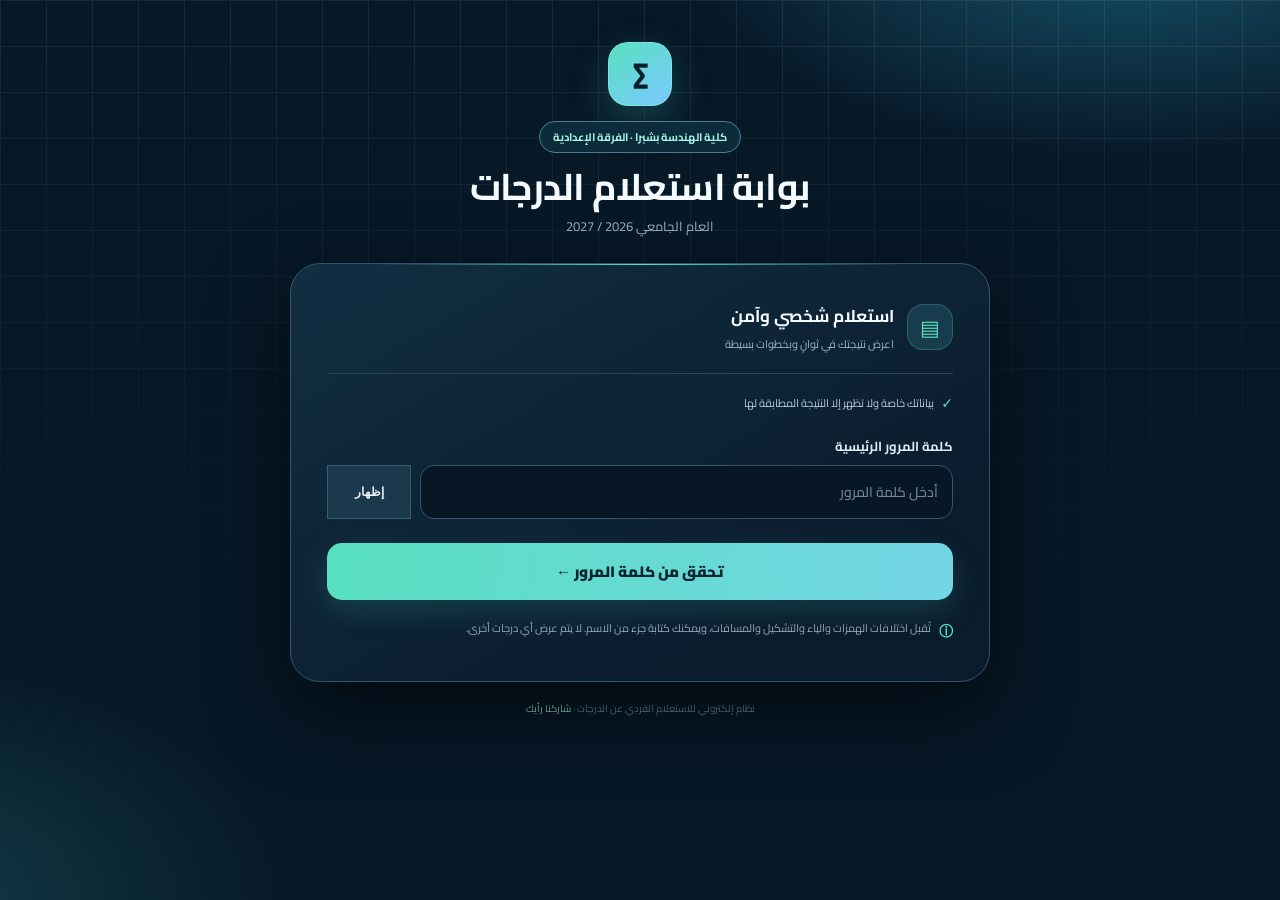
<file: index.html>
<!doctype html>
<html lang="ar" dir="rtl">
<head>
  <meta charset="utf-8">
  <meta name="viewport" content="width=device-width, initial-scale=1">
  <meta name="theme-color" content="#081a2b">
  <meta name="description" content="بوابة آمنة للاستعلام عن درجة Semester Work للطلاب">
  <title>بوابة استعلام الدرجات</title>
  <link rel="preconnect" href="https://fonts.googleapis.com">
  <link rel="preconnect" href="https://fonts.gstatic.com" crossorigin>
  <link href="https://fonts.googleapis.com/css2?family=Cairo:wght@400;500;600;700;800;900&display=swap" rel="stylesheet">
  <style>
    :root{--bg:#071827;--panel:#10283a;--panel-2:#0c2031;--line:#25465b;--text:#f6fbff;--muted:#9eb5c7;--accent:#58e0c0;--accent-2:#7bc9ff;--danger:#ffb8c1;--danger-bg:#48222f}
    *{box-sizing:border-box}html{min-height:100%;background:var(--bg)}body{margin:0;min-height:100vh;font-family:Cairo,system-ui,sans-serif;color:var(--text);background:radial-gradient(700px 360px at 88% -8%,#17546d 0%,transparent 65%),radial-gradient(650px 400px at -8% 100%,#123d47 0%,transparent 62%),var(--bg)}
    body:before{content:"";position:fixed;inset:0;pointer-events:none;opacity:.22;background-image:linear-gradient(#fff 1px,transparent 1px),linear-gradient(90deg,#fff 1px,transparent 1px);background-size:46px 46px;mask-image:linear-gradient(to bottom,rgba(0,0,0,.35),transparent 70%)}
    .shell{position:relative;width:min(100% - 32px,700px);margin:auto;padding:42px 0 30px}.brand{text-align:center;margin-bottom:25px}.mark{width:64px;height:64px;margin:auto;display:grid;place-items:center;border:1px solid #8df3df80;border-radius:20px;background:linear-gradient(145deg,var(--accent),var(--accent-2));color:#06212d;font-size:27px;font-weight:900;box-shadow:0 14px 42px #45dbc23b}.eyebrow{display:inline-flex;margin-top:15px;padding:5px 13px;border:1px solid #4a7e8b;border-radius:999px;background:#0c2c3b;color:#aaf4e4;font-size:11px;font-weight:700}.brand h1{margin:11px 0 4px;font-size:clamp(25px,5vw,37px);line-height:1.25;letter-spacing:-.8px}.brand p{margin:0;color:var(--muted);font-size:13px}
    .card{position:relative;overflow:hidden;padding:clamp(23px,5vw,36px);border:1px solid #31566c;border-radius:30px;background:linear-gradient(150deg,#122f44f5,#0b1d2df7 78%);box-shadow:0 28px 80px #0009}.card:before{content:"";position:absolute;top:0;right:12%;left:12%;height:1px;background:linear-gradient(90deg,transparent,var(--accent),transparent)}.card-title{display:flex;align-items:center;gap:13px;padding-bottom:19px;border-bottom:1px solid #27445a}.card-icon{width:46px;height:46px;display:grid;place-items:center;border:1px solid #57cdbd44;border-radius:16px;background:#173c4d;color:var(--accent);font-size:21px}.card-title strong{display:block;font-size:17px}.card-title span{display:block;margin-top:2px;color:var(--muted);font-size:11px}.secure-note{display:flex;gap:7px;align-items:center;margin:16px 0 2px;color:#b9ccda;font-size:11px}.secure-note b{color:var(--accent);font-size:14px}label{display:block;margin:18px 0 7px;color:#dfebf3;font-size:13px;font-weight:700}input,select{width:100%;padding:13px 14px;border:1px solid #35576d;border-radius:14px;background:#071725;color:var(--text);font:500 14px Cairo;outline:0;transition:border-color .2s,box-shadow .2s,transform .2s}input::placeholder{color:#71889b}input:focus,select:focus{border-color:var(--accent);box-shadow:0 0 0 4px #58e0c01c;transform:translateY(-1px)}.password-row{display:flex;gap:9px}.password-row input{flex:1;min-width:0}.toggle{width:auto;min-width:84px!important;border:1px solid #3a5b70!important;background:#1c384d!important;color:#e6f2f8!important;font-size:12px!important;font-weight:700!important}.fields{animation:rise .28s ease both}.hidden{display:none!important}.primary{width:100%;margin-top:24px;padding:14px;border:0;border-radius:15px;background:linear-gradient(100deg,var(--accent),#73d5e5);color:#06242d;font:900 15px Cairo;cursor:pointer;box-shadow:0 11px 30px #42cfb62b;transition:transform .2s,filter .2s}.primary:hover{transform:translateY(-2px);filter:brightness(1.06)}.primary:disabled{opacity:.62;cursor:wait;transform:none}.error,.success{margin-top:16px;padding:11px 14px;border-radius:13px;font-size:12px;line-height:1.8}.error{color:var(--danger);background:var(--danger-bg);border:1px solid #a7485c}.success{color:#b5f8e5;background:#123c39;border:1px solid #31937f}.result{display:none;margin-top:20px;padding:21px;border:1px solid #2d9d8b;border-radius:21px;text-align:center;background:linear-gradient(145deg,#103a3c,#102a35);animation:rise .3s ease both}.result-mark{width:38px;height:38px;margin:0 auto 8px;display:grid;place-items:center;border-radius:50%;background:#1d675d;color:#9ff5db;font-weight:900}.student{margin-top:3px;color:#c0d5da;font-size:13px}.score{margin:18px auto 0;padding:14px;border-radius:15px;background:#09292f;border:1px solid #287466}.score small{display:block;color:#a7ddd3;font-size:11px}.score strong{display:block;color:#6df0cf;font-size:30px;line-height:1.45}.hint{display:flex;gap:8px;margin:18px 0 0;color:#91a9ba;font-size:11px;line-height:1.9}.hint b{color:var(--accent);font-size:14px}.footer{margin:17px 0 0;color:#688096;font-size:10px;text-align:center}.footer a{color:#8ed9d2;text-decoration:none}.footer a:hover{text-decoration:underline}@keyframes rise{from{opacity:0;transform:translateY(7px)}to{opacity:1;transform:none}}@media(max-width:430px){.shell{width:min(100% - 22px,700px);padding-top:25px}.card{padding:21px;border-radius:23px}.password-row{display:block}.toggle{width:100%;height:43px;margin-top:8px}}
  </style>
</head>
<body>
  <main class="shell">
    <header class="brand"><div class="mark">∑</div><span class="eyebrow">كلية الهندسة بشبرا · الفرقة الإعدادية</span><h1>بوابة استعلام الدرجات</h1><p>العام الجامعي 2026 / 2027</p></header>
    <section class="card">
      <div class="card-title"><div class="card-icon">▤</div><div><strong>استعلام شخصي وآمن</strong><span>اعرض نتيجتك في ثوانٍ وبخطوات بسيطة</span></div></div>
      <div class="secure-note"><b>✓</b><span>بياناتك خاصة ولا تظهر إلا النتيجة المطابقة لها</span></div>
      <form id="form" novalidate>
        <label for="password">كلمة المرور الرئيسية</label>
        <div class="password-row"><input id="password" type="password" autocomplete="off" placeholder="أدخل كلمة المرور" required><button class="toggle" id="toggle" type="button">إظهار</button></div>
        <div id="fields" class="fields hidden">
          <label for="section">رقم السكشن</label><select id="section" required><option value="">اختر السكشن</option></select>
          <label for="serial">الرقم المسلسل</label><input id="serial" type="number" min="1" inputmode="numeric" placeholder="الرقم الموجود أمام اسمك" required>
          <label for="name">اسم الطالب أو جزء من الاسم</label><input id="name" autocomplete="name" placeholder="مثال: احمد محمد ابراهيم" required>
        </div>
        <button id="submit" class="primary" type="submit">تحقق من كلمة المرور ←</button>
      </form>
      <div id="message" aria-live="polite"></div>
      <div id="result" class="result" aria-live="polite"><div class="result-mark">✓</div><strong>تم العثور على نتيجتك</strong><div class="student" id="student"></div><div class="score"><small>Semester Work</small><strong id="work"></strong><small>من 10 درجات</small></div></div>
      <p class="hint"><b>ⓘ</b><span>تُقبل اختلافات الهمزات والياء والتشكيل والمسافات، ويمكنك كتابة جزء من الاسم. لا يتم عرض أي درجات أخرى.</span></p>
    </section>
    <p class="footer">نظام إلكتروني للاستعلام الفردي عن الدرجات · <a href="feedback.html">شاركنا رأيك</a></p>
  </main>
  <script>
    const API='https://zyswxsopfkcznpbtabnh.supabase.co/functions/v1/student-result';
    const form=document.querySelector('#form'), fields=document.querySelector('#fields'), password=document.querySelector('#password'), message=document.querySelector('#message'), result=document.querySelector('#result'), submit=document.querySelector('#submit');
    const studentInputs=[...fields.querySelectorAll('input,select')]; studentInputs.forEach(input=>input.disabled=true);
    for(let i=1;i<=30;i++){const o=document.createElement('option');o.value=i;o.textContent=`سكشن ${i}`;document.querySelector('#section').append(o)}
    document.querySelector('#toggle').addEventListener('click',()=>{const show=password.type==='password';password.type=show?'text':'password';document.querySelector('#toggle').textContent=show?'إخفاء':'إظهار'});
    function showMessage(text,type='error'){message.className=type;message.textContent=text}
    async function call(payload){const r=await fetch(API,{method:'POST',headers:{'Content-Type':'application/json'},body:JSON.stringify(payload)});let d={};try{d=await r.json()}catch{}if(!r.ok)throw new Error(d.error||'تعذر إتمام التحقق حالياً.');return d}
    form.addEventListener('submit',async e=>{e.preventDefault();message.className='';message.textContent='';result.style.display='none';
      submit.disabled=true;submit.textContent='جارٍ التحقق...';
      if(fields.classList.contains('hidden')){
        try{await call({action:'verify_password',password:password.value});fields.classList.remove('hidden');studentInputs.forEach(input=>input.disabled=false);submit.textContent='استعلام عن الدرجة ←';document.querySelector('#section').focus();showMessage('تم التحقق. أدخل بياناتك لإظهار النتيجة.','success');}
        catch(err){showMessage(err.message);submit.textContent='تحقق من كلمة المرور ←';}
        finally{submit.disabled=false}
        return;
      }
      try{const name=document.querySelector('#name').value.trim(),section=document.querySelector('#section').value,serial=document.querySelector('#serial').value;if(name.length<2||!section||!serial||Number(serial)<1)throw new Error('أكمل الاسم والسكشن والرقم المسلسل بشكل صحيح.');
        const d=await call({password:password.value,name,section:Number(section),serial:Number(serial)});document.querySelector('#student').textContent=d.name;document.querySelector('#work').textContent=`${d.work}/10`;result.style.display='block';showMessage('تم التحقق من البيانات بنجاح.','success');
      }catch(err){showMessage(err.message)}finally{submit.disabled=false;if(fields.classList.contains('hidden'))submit.textContent='تحقق من كلمة المرور ←';else submit.textContent='استعلام عن الدرجة ←'}});
  </script>
</body>
</html>
</file>
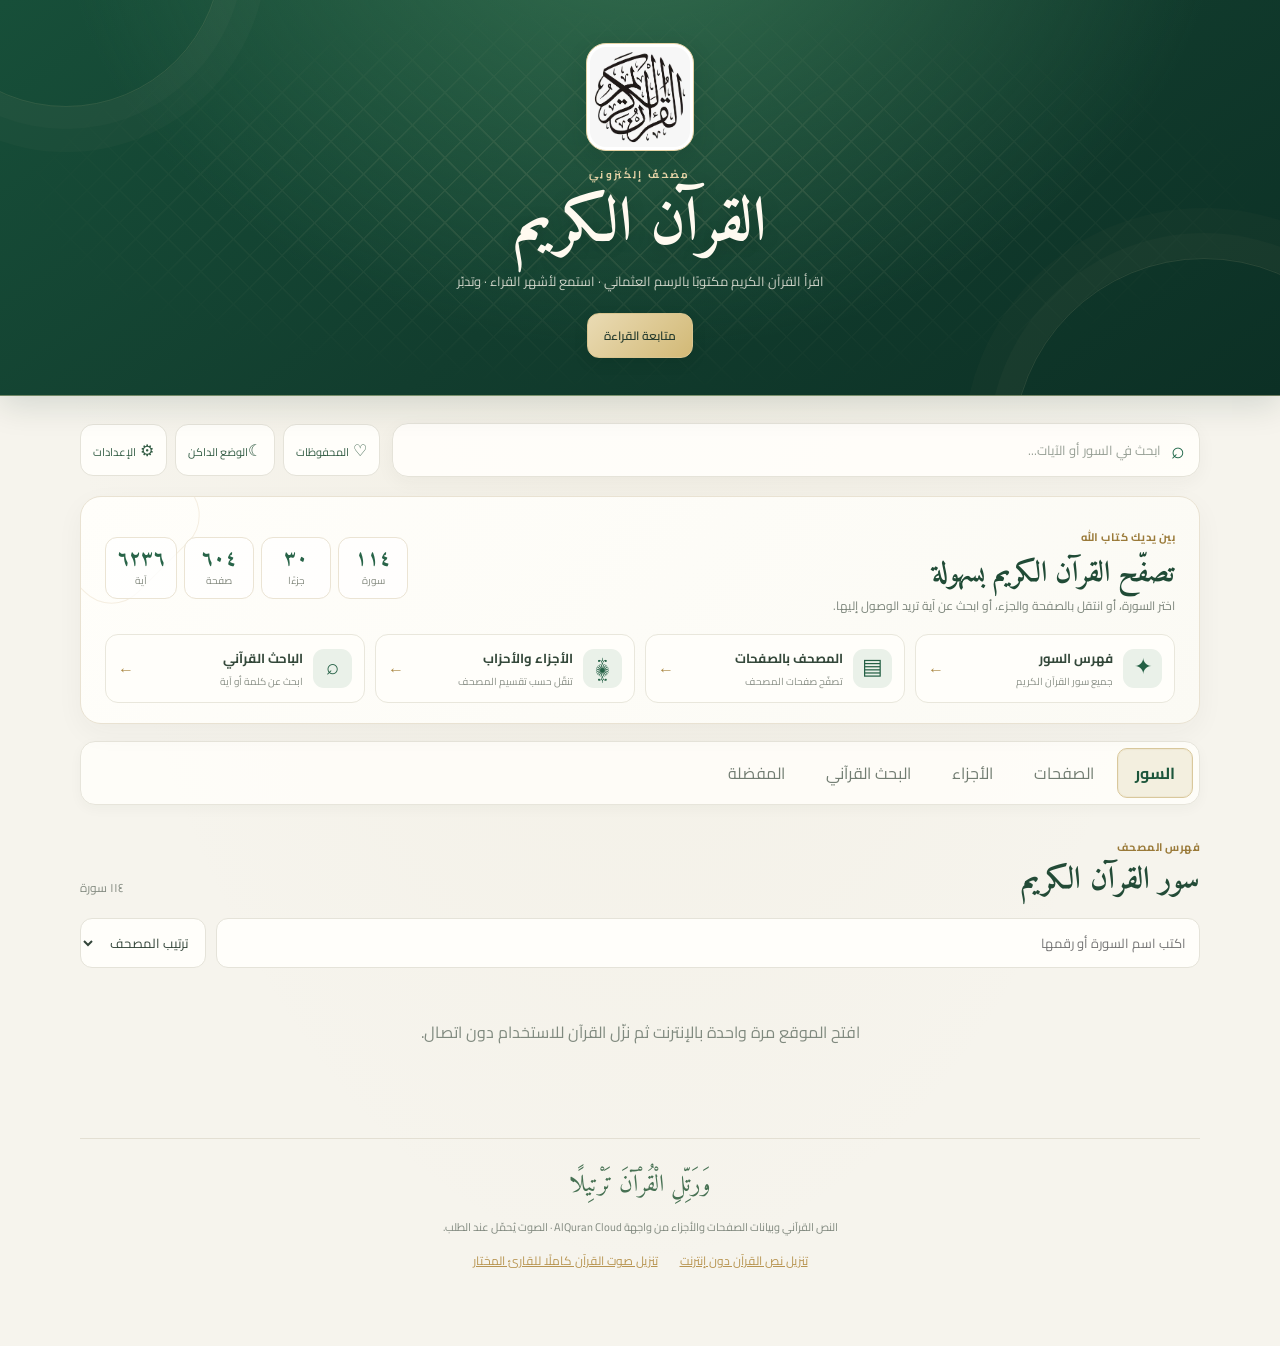
<file: quran/index.html>
<!doctype html>
<html lang="ar" dir="rtl">
<head>
<meta charset="utf-8"><meta name="viewport" content="width=device-width,initial-scale=1,viewport-fit=cover">
<meta name="description" content="مصحف إلكتروني متكامل للقراءة والاستماع والبحث في القرآن الكريم">
<meta name="google" content="notranslate"><meta name="apple-mobile-web-app-capable" content="yes">
<link rel="manifest" href="manifest.json"><link rel="icon" href="icon.svg" type="image/svg+xml"><link rel="apple-touch-icon" href="icon.svg">
<link rel="preconnect" href="https://fonts.googleapis.com"><link rel="preconnect" href="https://fonts.gstatic.com" crossorigin>
<link href="https://fonts.googleapis.com/css2?family=Amiri+Quran&family=Amiri:wght@400;700&family=Cairo:wght@400;500;600;700;800&display=swap" rel="stylesheet">
<style>
:root{--bg:#071b17;--panel:#102b24;--panel2:#173a30;--line:#315749;--gold:#d9b86e;--text:#f7f3e9;--muted:#a9beb3;--green:#9bd9b5;--reader-bg:#0b241d;--reader-size:31px}*{box-sizing:border-box}html{scroll-behavior:smooth}body{margin:0;background:radial-gradient(ellipse at 50% -18%,#1b4b3b 0,transparent 47%),var(--bg);color:var(--text);font-family:Cairo,Arial,sans-serif;min-height:100vh}.hero{position:relative;overflow:hidden;text-align:center;padding:36px 16px 30px;border-bottom:1px solid #d9b86e38;background:linear-gradient(180deg,#0d2b22a8,#071b17)}.hero-pattern{position:absolute;inset:0;opacity:.08;background-image:repeating-linear-gradient(45deg,transparent 0 18px,var(--gold) 19px 20px),repeating-linear-gradient(-45deg,transparent 0 18px,var(--gold) 19px 20px);mask-image:linear-gradient(#000,transparent)}.eyebrow{font-size:11px;letter-spacing:1.5px;color:var(--gold);font-weight:700}.hero .eyebrow{margin-top:14px}.hero h1{position:relative;font:700 clamp(38px,8vw,56px) Amiri,serif;color:var(--gold);margin:0}.hero p{position:relative;color:var(--muted);margin:0 0 16px}.hero-actions{position:relative;display:flex;justify-content:center;gap:9px}.app-shell{width:min(1120px,calc(100% - 28px));margin:22px auto 40px}.quick-tools{display:flex;gap:12px;align-items:center}.search-box{flex:1;display:flex;align-items:center;gap:10px;background:var(--panel);border:1px solid var(--line);border-radius:15px;padding:0 14px;color:var(--gold);font-size:23px}.search-box input{width:100%;border:0!important;background:transparent!important;padding:14px 0!important}.quick-buttons{display:flex;gap:8px}.icon-btn,.tool-btn,.btn,.tab,.text-btn,.close-btn{font-family:inherit;cursor:pointer}.icon-btn{background:var(--panel);border:1px solid var(--line);color:var(--text);border-radius:12px;padding:10px 12px}.icon-btn span{font-size:11px}.tabs{display:flex;gap:7px;overflow:auto;padding:16px 0 12px;border-bottom:1px solid #ffffff12}.tab{flex:none;background:transparent;border:1px solid transparent;color:var(--muted);border-radius:10px;padding:9px 15px}.tab.active{background:#d9b86e16;border-color:#d9b86e55;color:var(--gold)}.view{display:none;padding:22px 0}.view.active{display:block}.section-heading{display:flex;align-items:end;justify-content:space-between;margin-bottom:17px}.section-heading h2{font:700 29px Amiri;margin:1px 0;color:var(--text)}.muted{color:var(--muted)}.small{font-size:12px}.filter-row{display:flex;gap:10px;margin-bottom:15px}.field{min-width:0;background:var(--panel);color:var(--text);border:1px solid var(--line);border-radius:12px;padding:11px 13px;font:13px Cairo;outline:none}.field:focus,input:focus{border-color:var(--gold)}.filter-row .field:first-child{flex:1}.surah-grid{display:grid;grid-template-columns:repeat(3,minmax(0,1fr));gap:10px}.surah-card{display:flex;align-items:center;gap:12px;text-align:right;border:1px solid var(--line);border-radius:15px;background:linear-gradient(135deg,#102c24,#0b211b);color:var(--text);padding:13px;cursor:pointer;transition:.15s}.surah-card:hover,.surah-card:focus{border-color:var(--gold);transform:translateY(-1px)}.surah-number{width:36px;height:36px;flex:none;display:grid;place-items:center;border:1px solid #d9b86e7a;color:var(--gold);border-radius:11px;transform:rotate(45deg);font-size:12px}.surah-number span{transform:rotate(-45deg)}.surah-card strong{display:block;font:700 21px Amiri}.surah-card small{display:block;color:var(--muted);font-size:10px}.loading,.empty-state{padding:34px;text-align:center;color:var(--muted);grid-column:1/-1}.jump-card,.search-panel{background:var(--panel);border:1px solid var(--line);padding:18px;border-radius:17px;max-width:620px}.jump-card label{display:block;color:var(--gold);font-size:13px;margin-bottom:8px}.jump-controls{display:flex;gap:9px}.jump-controls .field{flex:1}.quick-numbers{display:flex;flex-wrap:wrap;gap:7px;margin-top:15px}.quick-numbers button{background:var(--panel2);border:1px solid var(--line);color:var(--text);border-radius:9px;padding:7px 10px;font:12px Cairo}.second-label{margin-top:20px}.search-panel{display:flex;gap:8px}.search-panel input{flex:1}.reader-view{margin:20px 0;border:1px solid var(--line);border-radius:20px;overflow:hidden;background:var(--reader-bg)}.reader-top{display:grid;grid-template-columns:auto 1fr auto;align-items:center;gap:12px;padding:16px;border-bottom:1px solid var(--line)}.reader-title{text-align:center}.reader-title h2{font:700 34px Amiri;color:var(--gold);margin:0}.reader-title p{margin:0;font-size:11px}.reader-toolbar{display:flex;align-items:center;justify-content:center;gap:8px;flex-wrap:wrap;padding:13px;border-bottom:1px solid var(--line)}.tool-btn{background:var(--panel2);border:1px solid var(--line);border-radius:9px;color:var(--text);padding:8px 11px;font-size:12px}.tool-highlight{background:#d9b86e;color:#17251e;border-color:var(--gold)}.reciter-select{max-width:180px;padding:8px}.audio-panel{padding:12px 18px;border-bottom:1px solid var(--line);background:#132f26}.audio-caption{display:flex;justify-content:space-between;color:var(--gold);font-size:12px;margin-bottom:8px}audio{width:100%;height:38px}.bismillah{text-align:center;padding:22px 10px 0;color:var(--gold);font:30px 'Amiri Quran',Amiri,serif}.quran-text{padding:24px clamp(15px,4vw,48px);font:var(--reader-size)/2.15 'Amiri Quran',Amiri,serif;text-align:justify;text-align-last:center;line-height:2.2;color:var(--text);overflow-wrap:anywhere}.ayah{cursor:pointer;border-radius:5px}.ayah:focus,.ayah.selected{background:#d9b86e20;outline:1px solid #d9b86e55}.ayah-end{display:inline-flex;position:relative;vertical-align:middle;align-items:center;justify-content:center;width:1.45em;height:1.45em;margin:0 .12em;color:var(--gold);font:600 .48em Cairo,sans-serif;white-space:nowrap;background:center/contain no-repeat url("data:image/svg+xml,%3Csvg xmlns='http://www.w3.org/2000/svg' viewBox='0 0 100 100'%3E%3Cpath d='M50 3 62 13 78 10 84 26 97 38 88 51 96 66 80 77 76 93 59 88 47 98 35 86 18 89 14 72 2 60 11 46 4 31 21 21 25 5 42 11Z' fill='none' stroke='%23d9b86e' stroke-width='4'/%3E%3Ccircle cx='50' cy='50' r='34' fill='none' stroke='%23d9b86e' stroke-width='2'/%3E%3C/svg%3E")}.ayah-end b{font-size:1.12em;font-weight:600}.sajda-label{font:11px Cairo;color:var(--gold);border:1px solid #d9b86e55;border-radius:5px;padding:1px 4px}.reader-bottom{display:flex;justify-content:space-between;padding:16px;border-top:1px solid var(--line)}.btn{border:1px solid var(--line);border-radius:11px;padding:10px 16px;font:600 12px Cairo}.btn-gold{background:var(--gold);color:#18251e;border-color:var(--gold)}.btn-outline{background:transparent;color:var(--text)}.btn-glass{background:#ffffff12;color:var(--text);border-color:#ffffff30}.full{width:100%;margin-top:12px}.saved-list{display:grid;gap:9px}.saved-item{display:flex;align-items:center;justify-content:space-between;gap:12px;background:var(--panel);border:1px solid var(--line);padding:12px;border-radius:13px}.saved-item strong{display:block}.saved-item small{color:var(--muted)}.saved-actions{display:flex;gap:6px}.saved-actions button{border:1px solid var(--line);border-radius:8px;padding:7px 9px;background:var(--panel2);color:var(--text);font:12px Cairo}.result-card{padding:15px;background:var(--panel);border:1px solid var(--line);border-radius:13px;margin-top:10px}.result-card p{font:23px/1.9 'Amiri Quran',Amiri,serif;margin:8px 0}.result-card small{color:var(--gold)}.site-footer{text-align:center;border-top:1px solid #ffffff14;padding:25px 10px;color:var(--muted);font-size:12px;margin-top:25px}.site-footer>span{font:24px Amiri;color:var(--gold)}.site-footer p{font-size:11px}.text-btn{border:0;background:none;color:var(--gold);text-decoration:underline;font:12px Cairo}.modal{width:min(420px,calc(100% - 28px));border:1px solid var(--line);border-radius:18px;background:var(--panel);color:var(--text);padding:20px}.modal::backdrop{background:#0009;backdrop-filter:blur(3px)}.modal-head{display:flex;justify-content:space-between;align-items:center}.modal-head h2{font:25px Amiri;color:var(--gold);margin:0 0 16px}.close-btn{background:none;border:0;color:var(--text);font-size:25px}.modal label{display:block;margin:14px 0;color:var(--muted);font-size:13px}.modal label .field,.modal select{width:100%;display:block;margin-top:8px}.modal input[type=range]{width:100%;accent-color:var(--gold)}body.theme-cream{--reader-bg:#f4ecd9;--text:#f7f3e9}.theme-cream .quran-text{color:#30291f;background:#f4ecd9}.theme-cream .reader-view{background:#f4ecd9}.theme-cream .reader-top,.theme-cream .reader-toolbar,.theme-cream .reader-bottom{background:#eee3cc;color:#30291f}.theme-cream .reader-title h2{color:#73551c}.theme-light{--reader-bg:#fff;--text:#f7f3e9}.theme-light .quran-text{color:#202820;background:#fff}.theme-light .reader-view{background:#fff}.theme-light .reader-top,.theme-light .reader-toolbar,.theme-light .reader-bottom{background:#f3f5f0;color:#202820}.theme-light .reader-title h2{color:#73551c}.hidden{display:none!important}@media(max-width:760px){.surah-grid{grid-template-columns:repeat(2,minmax(0,1fr))}.quick-tools{align-items:stretch;flex-direction:column}.quick-buttons{justify-content:flex-end}.reader-top{grid-template-columns:auto 1fr auto}.reader-top>.btn{padding:8px}.reader-title h2{font-size:29px}.quran-text{padding:20px 15px;font-size:calc(var(--reader-size) - 3px)}.filter-row{flex-direction:column}.hero{padding-top:26px}}@media(max-width:390px){.surah-grid{grid-template-columns:1fr}.surah-card{padding:10px}.reader-toolbar{gap:5px}.tool-btn{padding:7px}.reciter-select{max-width:150px}}
.audio-options{display:flex;justify-content:center;align-items:center;gap:20px;flex-wrap:wrap;margin-top:8px;color:var(--muted);font:12px Cairo}.audio-options label{display:flex;align-items:center;gap:7px}.audio-options .field{padding:5px 9px}.audio-options input{accent-color:var(--gold)}

/* Inspired by the reference site's green Quran directory; original implementation. */
:root{--bg:#f4f8f5;--panel:#fff;--panel2:#eef6f0;--line:#dce9df;--gold:#b78a37;--text:#24372c;--muted:#6d8174;--green:#218756;--reader-bg:#fff;--reader-size:31px}
body{background:#f4f8f5;color:#24372c}
.hero{background:linear-gradient(135deg,#176d45,#218756 58%,#2b9966);border-bottom:4px solid #d8c18a;padding:34px 16px 30px}
.hero-pattern{opacity:.11}
.hero .eyebrow{color:#e9d7a9}.hero h1{color:#fff;text-shadow:0 2px 12px #0a4c30}.hero p{color:#e0eee5}
.search-box{background:#fff;border-color:#dce9df;color:#218756;box-shadow:0 3px 14px #174c2b0a}.search-box input{color:#24372c}
.icon-btn{background:#fff;border-color:#dce9df;color:#276c48}
.tabs{border-bottom:1px solid #dce9df}.tab{color:#62796a}.tab.active{background:#e4f2e8;border-color:#9fc9ad;color:#176d45}
.section-heading h2{color:#263c2e}.field{background:#fff;color:#263c2e;border-color:#d7e5da}
.surah-grid{grid-template-columns:repeat(4,minmax(0,1fr));gap:9px}
.surah-card{background:#fff;border-color:#e0e9e2;color:#263c2e;box-shadow:0 2px 8px #174c2b08;transition:border-color .15s,box-shadow .15s}
.surah-card:hover,.surah-card:focus{border-color:#70ad83;box-shadow:0 5px 16px #174c2b12;transform:translateY(-1px)}
.surah-number{border-color:#b8d6c0;color:#218756}.surah-card small{color:#718477}
.jump-card,.search-panel,.result-card{background:#fff;border-color:#dce9df}
.quick-numbers button,.saved-actions button{background:#edf6ef;border-color:#dce9df;color:#315b40}
.reader-view{border-color:#dce9df;box-shadow:0 5px 24px #174c2b0a}.reader-top,.reader-bottom{background:#f5faf6}
.reader-title h2{color:#218756}.reader-toolbar{background:#f5faf6}
.tool-btn{background:#edf5ef;border-color:#d8e7dc;color:#315b40}
.tool-highlight,.btn-gold{background:#218756;border-color:#218756;color:#fff}.btn-outline{color:#315b40;border-color:#d2e1d6}
.audio-panel{background:#eaf4ed;border-color:#d5e6d9;color:#315b40}.audio-caption{color:#176d45}
.quran-text{color:#263c2e;background:#fff}.ayah:focus,.ayah.selected{background:#e4f2e8;outline:1px solid #77b58a}
.ayah-end{color:#a77b2d}.saved-item{background:#fff;border-color:#dce9df}
.result-card small{color:#218756}.site-footer{border-color:#dce9df;color:#6d8174}
.modal{background:#fff;color:#24372c;border-color:#dce9df}.modal label{color:#607568}
.reference-features{margin:22px 0 8px;padding:20px;background:#fff;border:1px solid #dfebe2;border-radius:18px;box-shadow:0 4px 18px #174c2b08}
.reference-intro{display:flex;justify-content:space-between;align-items:center;gap:18px;margin-bottom:18px}
.reference-intro h2{font:700 27px Amiri;margin:4px 0;color:#225f3c}.reference-intro p{font-size:13px;color:#718477;margin:0}
.reference-stats{display:flex;gap:8px;flex-wrap:wrap}.reference-stats span{min-width:65px;text-align:center;background:#f0f7f1;border:1px solid #e0ece3;border-radius:11px;padding:8px}
.reference-stats b{display:block;color:#218756;font:700 20px Amiri}.reference-stats small{display:block;color:#718477;font-size:10px}
.feature-grid{display:grid;grid-template-columns:repeat(4,minmax(0,1fr));gap:9px}
.feature-link{display:flex;align-items:center;gap:10px;text-align:right;padding:12px;background:#f8fbf8;border:1px solid #e1ece4;border-radius:12px;color:#2c4936;cursor:pointer;font-family:inherit}
.feature-link:hover{border-color:#8fbea0;background:#f0f8f2}.feature-icon{width:39px;height:39px;display:grid;place-items:center;border-radius:10px;background:#e4f2e8;color:#218756;font:22px Amiri;flex:none}
.feature-link b{display:block;font-size:13px}.feature-link small{display:block;color:#778a7d;font-size:10px;margin-top:2px}.feature-link i{margin-right:auto;color:#8b9c90;font-style:normal}
@media(max-width:850px){.surah-grid{grid-template-columns:repeat(3,minmax(0,1fr))}.feature-grid{grid-template-columns:repeat(2,minmax(0,1fr))}.reference-intro{align-items:flex-start;flex-direction:column}}
@media(max-width:560px){.surah-grid{grid-template-columns:repeat(2,minmax(0,1fr))}.reference-features{padding:14px}.reference-intro h2{font-size:24px}.feature-link{padding:10px;gap:8px}.feature-icon{width:34px;height:34px}}
@media(max-width:390px){.surah-grid{grid-template-columns:1fr}}


.page-index-title{font:700 20px Amiri;color:#225f3c;margin:22px 0 4px}
.page-grid{display:grid;grid-template-columns:repeat(8,minmax(0,1fr));gap:6px;margin-top:12px}
.page-number{border:1px solid #dce9df;border-radius:8px;background:#f7fbf8;color:#315b40;padding:8px 3px;font:12px Cairo;cursor:pointer}
.page-number:hover,.page-number:focus{background:#218756;color:#fff;border-color:#218756}
@media(max-width:700px){.page-grid{grid-template-columns:repeat(6,minmax(0,1fr));gap:5px}.page-number{padding:7px 2px;font-size:11px}}
@media(max-width:390px){.page-grid{grid-template-columns:repeat(5,minmax(0,1fr))}}


@media(max-width:560px){}
.brand-mark{position:relative;width:60px;height:60px;margin:0 auto 14px;border:1px solid #e5d2a4;border-radius:20px;display:grid;place-items:center;color:#f1dfb5;font:38px Amiri;background:#ffffff13;z-index:1}

.reciter-select{min-width:190px;max-width:250px}


/* Quran.com-inspired reading experience: original styling, with verified Uthmani text source. */
:root{--reader-bg:#fffdf8;--reader-ink:#242b27;--reader-line:#e8e2d5;--reader-accent:#176b48}
body{background:#f5f6f3;color:#26332b}
.app-shell{max-width:1120px}
.reader-view{background:var(--reader-bg);border:1px solid var(--reader-line);border-radius:18px;box-shadow:0 8px 32px #172b1b0b;overflow:hidden;color:var(--reader-ink)}
.reader-top{padding:22px 24px;background:#fff;border-bottom:1px solid var(--reader-line);display:grid;grid-template-columns:auto 1fr auto;align-items:center;gap:16px}
.reader-title{text-align:center}
.reader-title .eyebrow{color:#8b7448;letter-spacing:.02em}
.reader-title h2{font:700 27px Amiri,serif;color:#214d38;margin:4px 0}
.reader-title p{margin:0;color:#7d877f;font-size:12px}
.reader-toolbar{display:flex;align-items:center;justify-content:center;gap:9px;flex-wrap:wrap;padding:14px 18px;background:#fbfaf6;border-bottom:1px solid var(--reader-line)}
.reader-toolbar .tool-btn,.reader-toolbar .field{min-height:40px;border-radius:10px}
.reader-toolbar .tool-btn{background:#fff;border:1px solid #e4e4dc;color:#3e5145}
.reader-toolbar .tool-highlight{background:#176b48;color:#fff;border-color:#176b48}
.reciter-select{min-width:210px}
.audio-panel{margin:16px 22px;padding:15px 18px;border:1px solid #dfe9df;border-radius:14px;background:#f4f8f3}
.audio-panel audio{width:100%;margin:10px 0}
.bismillah{margin:22px auto 0;text-align:center;color:#263e30;font:30px/2.1 'Amiri Quran',Amiri,serif}
.quran-text{max-width:900px;margin:0 auto;padding:36px 46px 48px;background:transparent;color:#252d28;text-align:justify;text-align-last:center;direction:rtl;font-family:'Amiri Quran','Amiri',serif;font-size:clamp(27px,3.1vw,38px);line-height:2.35;letter-spacing:0;word-spacing:1px;unicode-bidi:plaintext}
.ayah{display:inline;white-space:normal;border:0;border-radius:0;padding:0;margin:0;background:transparent!important;outline:0!important;color:inherit;cursor:default;box-decoration-break:clone;-webkit-box-decoration-break:clone}
.ayah-end{display:inline-flex;vertical-align:middle;align-items:center;justify-content:center;width:1.48em;height:1.48em;margin:0 .12em;color:#94743b;font-family:Amiri,serif;font-size:.58em;line-height:1;border:1px solid #c8ad73;border-radius:50%;background:#fffdf7;position:relative}
.ayah-end:before{content:"";position:absolute;inset:3px;border:1px solid #ddcda7;border-radius:50%}
.ayah-end b{font-weight:700;position:relative;z-index:1}
.sajda-label{font:12px Cairo,sans-serif;color:#8b7040;background:#f6f0e2;border-radius:6px;padding:2px 6px}
.reader-bottom{display:flex;justify-content:space-between;gap:12px;padding:18px 24px;background:#fbfaf6;border-top:1px solid var(--reader-line)}
.reader-bottom .btn{min-width:130px}
.site-footer{color:#78837b}
@media(max-width:650px){
 .reader-view{border-radius:13px}
 .reader-top{padding:15px 12px;gap:8px}
 .reader-title h2{font-size:23px}
 .reader-toolbar{justify-content:flex-start;padding:12px;gap:7px}
 .reader-toolbar .tool-btn{padding:8px 10px;font-size:12px}
 .reciter-select{min-width:150px;max-width:100%;flex:1}
 .quran-text{padding:24px 16px 32px;font-size:var(--reader-size);line-height:2.15;word-spacing:0}
 .bismillah{font-size:27px}
 .reader-bottom{padding:14px 12px}
}

</style>
<link rel="stylesheet" href="style.css?v=36">
<meta name="theme-color" id="themeColorMeta" content="#123f30">
<title>القرآن الكريم</title>
</head>
<body>
<script>try{if(localStorage.getItem('ward:siteTheme')==='"dark"')document.body.classList.add('site-dark')}catch{}</script>
<header class="hero">
 <div class="hero-pattern"></div><img class="hero-calligraphy" src="mushaf-calligraphy.jpeg" alt="شعار بخط عربي للمصحف" width="108" height="108" fetchpriority="high">
 <div class="eyebrow">مِصْحَفٌ إِلِكْتِرُونِيّ</div><h1>القرآن الكريم</h1>
 <p>اقرأ القرآن الكريم مكتوبًا بالرسم العثماني · استمع لأشهر القراء · وتدبّر</p>
 <div class="hero-actions"><button id="continueBtn" class="btn btn-gold">متابعة القراءة</button><button id="installBtn" class="btn btn-glass" hidden>تثبيت التطبيق</button></div>
</header>
<main class="app-shell">
 <section class="quick-tools">
  <label class="search-box"><span>⌕</span><input id="globalSearch" type="search" placeholder="ابحث في السور أو الآيات..." autocomplete="off"></label>
  <div class="quick-buttons"><button class="icon-btn" id="bookmarksBtn" title="المفضلة">♡ <span>المحفوظات</span></button><button class="icon-btn" id="globalThemeBtn" type="button" aria-pressed="false" title="الوضع الداكن"><span class="theme-icon" aria-hidden="true">☾</span><span data-theme-label>الوضع الداكن</span></button><button class="icon-btn" id="settingsBtn" title="الإعدادات">⚙ <span>الإعدادات</span></button></div>
 </section>
 <section class="reference-features" aria-label="خدمات المصحف">
  <div class="reference-intro"><div><span class="eyebrow">بين يديك كتاب الله</span><h2>تصفّح القرآن الكريم بسهولة</h2><p>اختر السورة، أو انتقل بالصفحة والجزء، أو ابحث عن آية تريد الوصول إليها.</p></div><div class="reference-stats"><span><b>١١٤</b><small>سورة</small></span><span><b>٣٠</b><small>جزءًا</small></span><span><b>٦٠٤</b><small>صفحة</small></span><span><b>٦٢٣٦</b><small>آية</small></span></div></div>
  <div class="feature-grid">
   <button class="feature-link" data-target="home"><span class="feature-icon">✦</span><span><b>فهرس السور</b><small>جميع سور القرآن الكريم</small></span><i>←</i></button>
   <button class="feature-link" data-target="pages"><span class="feature-icon">▤</span><span><b>المصحف بالصفحات</b><small>تصفّح صفحات المصحف</small></span><i>←</i></button>
   <button class="feature-link" data-target="juz"><span class="feature-icon">۩</span><span><b>الأجزاء والأحزاب</b><small>تنقّل حسب تقسيم المصحف</small></span><i>←</i></button>
   <button class="feature-link" data-target="search"><span class="feature-icon">⌕</span><span><b>الباحث القرآني</b><small>ابحث عن كلمة أو آية</small></span><i>←</i></button>
  </div>
 </section>
 <nav class="tabs" aria-label="أقسام المصحف">
  <button class="tab active" data-view="home">السور</button><button class="tab" data-view="pages">الصفحات</button><button class="tab" data-view="juz">الأجزاء</button><button class="tab" data-view="search">البحث القرآني</button><button class="tab" data-view="saved">المفضلة</button>
 </nav>
 <section id="homeView" class="view active">
  <div class="section-heading"><div><span class="eyebrow">فهرس المصحف</span><h2>سور القرآن الكريم</h2></div><span id="surahCount" class="muted">١١٤ سورة</span></div>
  <div class="filter-row"><input id="surahFilter" class="field" placeholder="اكتب اسم السورة أو رقمها"><select id="surahSort" class="field"><option value="asc">ترتيب المصحف</option><option value="desc">عكسي</option></select></div>
  <div id="surahGrid" class="surah-grid"><div class="loading">جارٍ تحميل فهرس السور…</div></div>
 </section>
 <section id="pagesView" class="view">
  <div class="section-heading"><div><span class="eyebrow">مصحف المدينة</span><h2>التنقل بالصفحات</h2></div><span class="muted">٦٠٤ صفحات</span></div>
  <div class="jump-card"><label for="pageNumber">رقم الصفحة</label><div class="jump-controls"><input id="pageNumber" class="field" type="number" min="1" max="604" value="1"><button id="openPage" class="btn btn-gold">اذهب للصفحة</button></div><div class="quick-numbers"><button data-page="1">الفاتحة</button><button data-page="2">البقرة</button><button data-page="142">الأعراف</button><button data-page="262">الكهف</button><button data-page="502">يس</button><button data-page="582">النبأ</button></div><h3 class="page-index-title">فهرس صفحات المصحف</h3><p class="muted small">اختر رقم الصفحة للانتقال إليها مباشرة.</p><div id="pageGrid" class="page-grid" aria-label="فهرس الصفحات"></div></div>
 </section>
 <section id="juzView" class="view">
  <div class="section-heading"><div><span class="eyebrow">تقسيم المصحف</span><h2>الأجزاء والأحزاب</h2></div></div>
  <div class="jump-card"><label for="juzNumber">اختر الجزء</label><div class="jump-controls"><select id="juzNumber" class="field"></select><button id="openJuz" class="btn btn-gold">فتح الجزء</button></div><label for="hizbNumber" class="second-label">أو اختر ربع الحزب</label><div class="jump-controls"><select id="hizbNumber" class="field"></select><button id="openHizb" class="btn btn-outline">فتح ربع الحزب</button></div></div>
 </section>
 <section id="searchView" class="view">
  <div class="section-heading"><div><span class="eyebrow">تدبّر وبحث</span><h2>البحث في القرآن الكريم</h2></div></div>
  <div class="search-panel" role="search"><input id="verseSearch" class="field" type="search" maxlength="100" autocomplete="off" aria-label="كلمة أو عبارة قرآنية" placeholder="اكتب كلمة أو جزءًا من آية"><button id="runSearch" class="btn btn-gold" type="button">بحث في الآيات</button></div>
  <div id="searchSuggestions" class="search-suggestions" aria-label="عبارات مقترحة"><span>جرّب البحث عن:</span><button type="button" data-search-term="الرحمن الرحيم">الرحمن الرحيم</button><button type="button" data-search-term="قل هو الله أحد">قل هو الله أحد</button><button type="button" data-search-term="والضحى">والضحى</button></div>
  <p id="searchHelp" class="muted small">تُعرض النتائج من نص القرآن بالرسم العثماني، ويمكنك الانتقال مباشرةً إلى موضع الآية.</p><div id="searchResults" aria-live="polite" aria-busy="false"></div>
 </section>
 <section id="savedView" class="view">
  <div class="section-heading"><div><span class="eyebrow">علاماتك المرجعية</span><h2>المفضلة والمواضع المحفوظة</h2></div></div><div id="savedList" class="saved-list"></div>
 </section>
 <section id="readerView" class="reader-view" hidden>
  <div class="reader-top"><button id="backBtn" class="btn btn-outline">→ الفهرس</button><div class="reader-title"><span id="readerMeta" class="eyebrow"></span><h2 id="readerName">سورة الفاتحة</h2><p id="readerSub" class="muted"></p></div><button id="surahFavBtn" class="icon-btn" title="حفظ السورة">♡</button></div>
  <div class="reader-toolbar">
   <button id="fontDown" class="tool-btn" aria-label="تصغير الخط">A−</button><button id="fontUp" class="tool-btn" aria-label="تكبير الخط">A+</button>
   <button id="themeBtn" class="tool-btn">لون القراءة</button><button id="listenBtn" class="tool-btn tool-highlight">▶ استماع</button><button id="downloadSurahAudio" class="tool-btn" type="button">⬇ تنزيل الصوت</button>
   <select id="reciterSelect" class="field reciter-select" aria-label="القارئ"><option value="Alafasi">مشاري راشد العفاسي</option><option value="Alsudaes">عبدالرحمن السديس</option><option value="maher">ماهر المعيقلي</option><option value="Al-Hussary">محمود خليل الحصري</option><option value="Al-Minshawi">محمد صديق المنشاوي</option><option value="Abdulbaset">عبدالباسط عبدالصمد</option><option value="Al-Ghamdi">سعد الغامدي</option><option value="Al-Shuraim">سعود الشريم</option><option value="Fares">فارس عباد</option><option value="Al-Dosari">ياسر الدوسري</option><option value="Al-Johany">عبدالله عواد الجهني</option><option value="Ali-Alhuthaifi">علي الحذيفي</option><option value="Jaber">علي جابر</option><option value="Al-Qahtani">خالد القحطاني</option><option value="Al-Mattrod">عبدالله المطرود</option><option value="qattamy">ناصر القطامي</option><option value="aljalil">خالد الجليل</option><option value="Idris-Abkar">إدريس أبكر</option><option value="Shatri">أبو بكر الشاطري</option><option value="Mahmoud-El-Banna">محمود علي البنا</option><option value="Islam-Sobhi">إسلام صبحي</option></select>
  </div>
  <div id="audioPanel" class="audio-panel" hidden><div class="audio-caption"><span id="audioLabel">التلاوة</span><button id="closeAudio" class="text-btn">إغلاق</button></div><audio id="audioPlayer" controls preload="none"></audio><div class="audio-options"><label>السرعة <select id="playbackRate" class="field"><option value="0.75">0.75×</option><option value="1" selected>1×</option><option value="1.25">1.25×</option><option value="1.5">1.5×</option></select></label><label><input id="repeatAudio" type="checkbox"> تكرار السورة / المقطع</label></div><div id="audioOfflineStatus" class="muted small" aria-live="polite"></div></div>
  <div id="surahBismillah" class="bismillah" hidden>بِسْمِ اللَّهِ الرَّحْمَٰنِ الرَّحِيمِ</div>
  <article id="quranText" class="quran-text" lang="ar" dir="rtl" translate="no"><div class="loading">اختر سورة للبدء</div></article>
  <div class="reader-bottom"><button id="prevSurah" class="btn btn-outline">السورة السابقة</button><button id="nextSurah" class="btn btn-gold">السورة التالية</button></div>
 </section>
 <footer class="site-footer"><span>وَرَتِّلِ الْقُرْآنَ تَرْتِيلًا</span><p>النص القرآني وبيانات الصفحات والأجزاء من واجهة AlQuran Cloud · الصوت يُحمّل عند الطلب.</p><div style="display:flex;gap:10px;justify-content:center;flex-wrap:wrap;margin-top:10px"><button id="downloadQuran" class="text-btn">تنزيل نص القرآن دون إنترنت</button><button id="downloadAudioAll" class="text-btn">تنزيل صوت القرآن كاملًا للقارئ المختار</button></div><div id="offlineStatus" class="muted small" aria-live="polite"></div></footer>
</main>
<dialog id="settingsDialog" class="modal"><form method="dialog"><div class="modal-head"><h2>إعدادات القراءة</h2><button class="close-btn" aria-label="إغلاق">×</button></div><label>مظهر القراءة<select id="readingTheme" class="field"><option value="dark">أخضر داكن</option><option value="cream">ورق عاجي</option><option value="light">فاتح</option></select></label><label>حجم الخط<input id="fontRange" type="range" min="22" max="42" value="31"></label><p class="muted small">يتم حفظ تفضيلاتك على هذا الجهاز فقط.</p><button class="btn btn-gold full">حفظ</button></form></dialog>
<script>
'use strict';
const API='https://api.alquran.cloud/v1';
const $=id=>document.getElementById(id);
const store={get(k,d){try{return JSON.parse(localStorage.getItem('ward:'+k))??d}catch{return d}},set(k,v){localStorage.setItem('ward:'+k,JSON.stringify(v))}};
let surahs=[],activeSurah=0,activeAyahs=[],deferredInstall=null,theme=store.get('theme','dark'),siteTheme=store.get('siteTheme','light'),fontSize=store.get('fontSize',31);
const cache=new Map();
async function api(path,options={}){const r=await fetch(API+path,options);if(!r.ok)throw new Error('تعذر الاتصال بمصدر البيانات القرآنية');const j=await r.json();if(j.code!==200)throw new Error(j.status||'تعذر تحميل البيانات');return j.data}
function normalize(s){return s.normalize('NFD').replace(/[\u064B-\u065F\u0670\u0640]/g,'').replace(/[أإآٱ]/g,'ا').replace(/ى/g,'ي').replace(/ؤ/g,'و').replace(/ئ/g,'ي').replace(/ة/g,'ه').trim()}
function arNum(n){return Number(n).toLocaleString('ar-EG')}
const BASMALA_RE=/^بِسْمِ\s*[ٱا]للَّهِ\s*[ٱا]لرَّحْمَٰنِ\s*[ٱا]لرَّحِيمِ(?=\s|$)\s*/u;
const BASMALA_RE_PLAIN=/^بِسْمِ\s*اللَّهِ\s*الرَّحْمَٰنِ\s*الرَّحِيمِ(?=\s|$)\s*/u;
function cleanBasmala(text){return String(text).replace(/^\uFEFF/,'').replace(BASMALA_RE,'').replace(BASMALA_RE_PLAIN,'')}
function renderAyahs(ayahs,{fallbackSurah=activeSurah,showOpeningBasmala=false}={}){
 return ayahs.map(a=>{
  const surahNo=Number(a.surah?.number||fallbackSurah),n=Number(a.numberInSurah);
  const opening=n===1&&surahNo!==1&&surahNo!==9;
  const prefix=showOpeningBasmala&&opening?'<div class="bismillah bismillah-inline" lang="ar" dir="rtl">بِسْمِ اللَّهِ الرَّحْمَٰنِ الرَّحِيمِ</div>':'';
  const text=opening?cleanBasmala(a.text):a.text;
  const sajda=!!a.sajda&&a.sajda!==false;
  const globalNo=a.number??a.globalNumber??'';
  return prefix+'<span class="ayah" id="ayah-'+n+'" tabindex="0" data-ayah="'+n+'" data-surah="'+surahNo+'" data-global="'+globalNo+'">'+text+' <span class="ayah-end" aria-label="الآية '+n+'"><b>'+arNum(n)+'</b></span> '+(sajda?'<span class="sajda-label">۩ سجدة</span>':'')+'</span>';
 }).join(' ')
}
function showView(name){document.querySelectorAll('.view').forEach(v=>v.classList.remove('active'));$(name+'View').classList.add('active');

document.querySelectorAll('.tab').forEach(t=>t.classList.toggle('active',t.dataset.view===name));$('readerView').hidden=true;window.scrollTo({top:document.querySelector('.tabs').offsetTop,behavior:'smooth'})}
function card(s){return '<button class="surah-card" data-surah="'+s.number+'"><span class="surah-number"><span>'+arNum(s.number)+'</span></span><span><strong>'+s.name+'</strong><small>'+(s.revelationType==='Meccan'?'مكية':'مدنية')+' · '+arNum(s.numberOfAyahs)+' آية</small></span></button>'}
function renderSurahs(){let q=normalize($('surahFilter').value||'');let list=surahs.filter(s=>normalize(s.name).includes(q)||String(s.number)===q);if($('surahSort').value==='desc')list.reverse();$('surahGrid').innerHTML=list.length?list.map(card).join(''):'<div class="empty-state">لا توجد نتائج مطابقة</div>';$('surahCount').textContent=arNum(list.length)+' سورة'}
async function openSurah(id,ayah=1,markTarget=false){
 id=Math.min(114,Math.max(1,Number(id)||1));
 const requestedAyah=Math.max(1,Number(ayah)||1),meta=surahs.find(s=>s.number===id);
 activeSurah=id;$('homeView').classList.remove('active');document.querySelectorAll('.view').forEach(v=>v.classList.remove('active'));
 $('readerView').hidden=false;$('readerName').textContent=meta?.name||'القرآن الكريم';$('readerMeta').textContent='السورة '+arNum(id);
 $('readerSub').textContent=(meta?.revelationType==='Meccan'?'مكية':'مدنية')+' · '+arNum(meta?.numberOfAyahs||0)+' آية';
 $('quranText').innerHTML='<div class="loading">جارٍ تحميل الآيات…</div>';$('surahBismillah').hidden=(id===1||id===9);
 $('surahFavBtn').textContent=store.get('surahs',[]).includes(id)?'♥':'♡';window.scrollTo({top:$('readerView').offsetTop-10,behavior:'smooth'});
 try{
  let data=cache.get(id);
  if(!data){try{data=await api('/surah/'+id+'/quran-uthmani')}catch(networkError){try{data=await getOfflineSurah(id)}catch{}if(!data)throw networkError}cache.set(id,data);saveSurahToDB(id,data).catch(()=>{})}
  activeAyahs=data.ayahs||[];
  const targetAyah=Math.min(requestedAyah,activeAyahs.length||1);
  $('quranText').innerHTML=renderAyahs(activeAyahs,{fallbackSurah:id});store.set('last',{surah:id,ayah:targetAyah});
  $('prevSurah').disabled=id===1;$('nextSurah').disabled=id===114;$('audioPanel').hidden=true;$('audioPlayer').pause();$('audioPlayer').removeAttribute('src');$('audioPlayer').load();
  requestAnimationFrame(()=>highlightAyah(targetAyah,id,true,markTarget));
 }catch(e){$('quranText').innerHTML='<div class="empty-state">'+e.message+'<br><button class="btn btn-gold" id="retrySurah">إعادة المحاولة</button></div>';$('retrySurah').onclick=()=>openSurah(id,requestedAyah,markTarget)}
}
function highlightAyah(n,sn=activeSurah,scroll=true,markTarget=true){
 const ayahs=[...document.querySelectorAll('.ayah')],el=ayahs.find(x=>Number(x.dataset.ayah)===Number(n)&&(!x.dataset.surah||Number(x.dataset.surah)===Number(sn)));
 if(!el)return null;
 ayahs.forEach(x=>x.classList.toggle('selected',markTarget&&x===el));
 if(scroll)requestAnimationFrame(()=>{if(el.isConnected){const top=window.scrollY+el.getBoundingClientRect().top-120;window.scrollTo({top:Math.max(0,top),behavior:'smooth'})}});
 return el;
}
 function clearAyahSelection(){document.querySelectorAll('.ayah.selected').forEach(x=>x.classList.remove('selected'))}
async function openPage(n){n=Math.min(604,Math.max(1,Number(n)||1));$('pageNumber').value=n;showReader();$('readerName').textContent='صفحة '+arNum(n);$('readerMeta').textContent='مصحف المدينة المنورة';$('readerSub').textContent='الصفحة '+arNum(n)+' من ٦٠٤';$('surahBismillah').hidden=true;$('quranText').innerHTML='<div class="loading">جارٍ تحميل الصفحة…</div>';try{const d=await api('/page/'+n+'/quran-uthmani');activeSurah=d.ayahs[0].surah.number;activeAyahs=d.ayahs;$('quranText').innerHTML=renderAyahs(activeAyahs,{showOpeningBasmala:true});store.set('last',{surah:activeSurah,ayah:activeAyahs[0].numberInSurah,page:n});$('readerMeta').textContent=activeAyahs[0].surah.name+' · صفحة '+arNum(n);$('readerSub').textContent='من '+activeAyahs[0].surah.name+' إلى '+activeAyahs.at(-1).surah.name;}catch(e){$('quranText').textContent=e.message}}
function showReader(){document.querySelectorAll('.view').forEach(v=>v.classList.remove('active'));$('readerView').hidden=false;window.scrollTo({top:$('readerView').offsetTop-10,behavior:'smooth'})}
async function openSegment(type,n){showReader();$('readerName').textContent=type==='juz'?'الجزء '+arNum(n):'ربع الحزب '+arNum(n);$('readerMeta').textContent='تقسيم المصحف';$('readerSub').textContent='جارٍ تحميل النص';$('quranText').innerHTML='<div class="loading">جارٍ تحميل المقطع…</div>';$('surahBismillah').hidden=true;try{const d=await api('/'+(type==='juz'?'juz':'hizbQuarter')+'/'+n+'/quran-uthmani');activeAyahs=d.ayahs;activeSurah=activeAyahs[0].surah.number;$('quranText').innerHTML=renderAyahs(activeAyahs,{showOpeningBasmala:true});$('readerSub').textContent=activeAyahs.length+' آية · '+activeAyahs[0].surah.name;}catch(e){$('quranText').textContent=e.message}}
const RECITERS={"Alafasi":{"name":"مشاري راشد العفاسي","base":"https://server8.mp3quran.net/afs/"},"Alsudaes":{"name":"عبدالرحمن السديس","base":"https://server11.mp3quran.net/sds/"},"maher":{"name":"ماهر المعيقلي","base":"https://server12.mp3quran.net/maher/"},"Al-Hussary":{"name":"محمود خليل الحصري","base":"https://server13.mp3quran.net/husr/"},"Al-Minshawi":{"name":"محمد صديق المنشاوي","base":"https://server10.mp3quran.net/minsh/"},"Abdulbaset":{"name":"عبدالباسط عبدالصمد","base":"https://server7.mp3quran.net/basit/Almusshaf-Al-Mojawwad/"},"Al-Ghamdi":{"name":"سعد الغامدي","base":"https://server7.mp3quran.net/s_gmd/"},"Al-Shuraim":{"name":"سعود الشريم","base":"https://server7.mp3quran.net/shur/"},"Fares":{"name":"فارس عباد","base":"https://server8.mp3quran.net/frs_a/"},"Al-Dosari":{"name":"ياسر الدوسري","base":"https://archive.org/download/Yasser_Aldosari_MP3_Quran/"},"Al-Johany":{"name":"عبدالله عواد الجهني","base":"https://ia903409.us.archive.org/26/items/s20sssssssssssssssssssssssss210418/"},"Ali-Alhuthaifi":{"name":"علي الحذيفي","base":"https://server9.mp3quran.net/hthfi/"},"Jaber":{"name":"علي جابر","base":"https://server11.mp3quran.net/a_jbr/"},"Al-Qahtani":{"name":"خالد القحطاني","base":"https://server10.mp3quran.net/qht/"},"Al-Mattrod":{"name":"عبدالله المطرود","base":"https://server8.mp3quran.net/mtrod/"},"qattamy":{"name":"ناصر القطامي","base":"https://server6.mp3quran.net/qtm/"},"aljalil":{"name":"خالد الجليل","base":"https://server10.mp3quran.net/jleel/"},"Idris-Abkar":{"name":"إدريس أبكر","base":"https://server6.mp3quran.net/abkr/"},"Shatri":{"name":"أبو بكر الشاطري","base":"https://server11.mp3quran.net/shatri/"},"Mahmoud-El-Banna":{"name":"محمود علي البنا","base":"https://archive.org/compress/golmami2005_yahoo_002_20180411_2112/"}, "Islam-Sobhi":{"name":"إسلام صبحي","base":"https://cdn.mp3quran.net/audio/islam-sobhi/r1/"}};
const remoteAudioBases=new Map();
async function initRemoteAudio(){try{const r=await fetch('https://www.mp3quran.net/api/v3/reciters?language=ar');if(!r.ok)return;const data=await r.json();(data.reciters||[]).forEach(reciter=>(reciter.moshaf||[]).forEach(moshaf=>{const surahs=(moshaf.surah_list||'').split(',').filter(Boolean);if(moshaf.server&&surahs.length>=114){const key=normalize(reciter.name);if(!remoteAudioBases.has(key)||/حفص|مرتل|مرتّل/.test(moshaf.name||''))remoteAudioBases.set(key,moshaf.server)}}))}catch(_){}
}
let audioAyahs=[],audioIndex=0;
function reciterLabel(){return RECITERS[$('reciterSelect').value]?.name||'القارئ المختار'}
async function loadRecitation(surahId,startIndex=0){
 const reciter=RECITERS[$('reciterSelect').value],audio=$('audioPlayer');
 if(!reciter)throw Error('القارئ غير معروف');
 $('audioPanel').hidden=false;$('audioLabel').textContent=$('readerName').textContent+' · '+reciter.name;$('listenBtn').textContent='جارٍ تحميل التلاوة…';
 try{
  audioAyahs=[];audioIndex=0;
  const file=String(surahId).padStart(3,'0')+'.mp3';
  const base=remoteAudioBases.get(normalize(reciter.name))||reciter.base;audio.preload='auto';audio.src=base+file;audio.playbackRate=Number($('playbackRate').value||1);audio.load();
  $('audioLabel').textContent=reciter.name+' · سورة '+$('readerName').textContent;
  await audio.play();$('listenBtn').textContent='❚❚ إيقاف / تشغيل';
 }catch(err){$('audioLabel').textContent='تعذر تشغيل صوت '+reciter.name+'. جرّب قارئًا آخر أو أعد المحاولة.';$('listenBtn').textContent='▶ إعادة المحاولة'}
}
async function playRecitationAyah(){
 const audio=$('audioPlayer');
 if(!audio.src) return;
 await audio.play();$('listenBtn').textContent='❚❚ إيقاف / تشغيل';
}
async function playSurah(){
 if(!activeSurah)return;
 const audio=$('audioPlayer'),rid=$('reciterSelect').value;
 if(audio.dataset.surah===String(activeSurah)&&audio.dataset.reciter===rid&&audio.src){
  if(audio.paused){try{await audio.play();$('listenBtn').textContent='❚❚ إيقاف / تشغيل'}catch(e){$('listenBtn').textContent='▶ إعادة المحاولة'}}
  else{audio.pause();$('listenBtn').textContent='▶ استكمال التلاوة'}
  return;
 }
 audio.pause();audio.dataset.surah=String(activeSurah);audio.dataset.reciter=rid;
 await loadRecitation(activeSurah,0);
}
function advanceRecitation(){
 const a=$('audioPlayer');
 if($('repeatAudio').checked){a.currentTime=0;a.play().catch(()=>{});return}
 a.pause();a.currentTime=0;
 $('listenBtn').textContent='▶ استماع';
 $('audioLabel').textContent='انتهت التلاوة';
}
function favorites(){return store.get('favorites',[])}
function saveFavorite(a){const k=a.number;let f=favorites();if(f.some(x=>x.number===k))f=f.filter(x=>x.number!==k);else f.push({number:k,surah:a.surah.number,surahName:a.surah.name,ayah:a.numberInSurah,text:a.text});store.set('favorites',f);renderSaved()}
function renderSaved(){const fav=favorites(),savs=store.get('surahs',[]),last=store.get('last',null);let html='';if(last)html+='<div class="saved-item"><div><strong>متابعة القراءة</strong><small>السورة '+arNum(last.surah)+' · الآية '+arNum(last.ayah||1)+'</small></div><div class="saved-actions"><button data-resume>متابعة</button></div></div>';savs.forEach(id=>{const s=surahs.find(x=>x.number===id);if(s)html+='<div class="saved-item"><div><strong>'+s.name+'</strong><small>سورة محفوظة</small></div><div class="saved-actions"><button data-open="'+id+'">فتح</button><button data-unfav="'+id+'">إزالة</button></div></div>'});fav.forEach(a=>html+='<div class="saved-item"><div><strong>'+a.surahName+' · الآية '+arNum(a.ayah)+'</strong><small>'+a.text.slice(0,65)+'…</small></div><div class="saved-actions"><button data-open="'+a.surah+'" data-ayah="'+a.ayah+'">فتح</button><button data-favdel="'+a.number+'">×</button></div></div>');$('savedList').innerHTML=html||'<div class="empty-state">لم تحفظ أي آية أو سورة بعد.</div>'}
let searchMatches=[],searchPage=0,searchRequestId=0,searchController=null;
const SEARCH_PAGE_SIZE=20;
function renderSearchResults(){
 const total=searchMatches.length,start=searchPage*SEARCH_PAGE_SIZE,pages=Math.ceil(total/SEARCH_PAGE_SIZE);
 const rows=searchMatches.slice(start,start+SEARCH_PAGE_SIZE).map(a=>{
  const surahNo=Number(a.surah?.number||0),ayahNo=Number(a.numberInSurah);
  const opening=ayahNo===1&&surahNo!==1&&surahNo!==9;
  const text=String(a.text||'').replace(/^\uFEFF/,'');
  const ayahText=opening?cleanBasmala(text):text;
  const basmala=opening?'<div class="search-bismillah" lang="ar" dir="rtl">بِسْمِ ٱللَّهِ ٱلرَّحْمَٰنِ ٱلرَّحِيمِ</div>':'';
  return '<article class="result-card search-result"><div class="search-result-meta"><span>'+a.surah.name+'</span><span>الآية '+arNum(ayahNo)+'</span></div>'+basmala+'<p class="search-ayah-text" lang="ar" dir="rtl">'+ayahText+'</p><button class="btn btn-outline" type="button" data-open="'+surahNo+'" data-ayah="'+ayahNo+'">الانتقال إلى الآية <span aria-hidden="true">←</span></button></article>'
 }).join('');
 const nav=pages>1?'<nav class="search-pagination" aria-label="صفحات نتائج البحث"><button class="btn btn-outline" type="button" data-search-page="'+(searchPage-1)+'" '+(searchPage===0?'disabled':'')+'>السابق</button><span>صفحة '+arNum(searchPage+1)+' من '+arNum(pages)+'</span><button class="btn btn-outline" type="button" data-search-page="'+(searchPage+1)+'" '+(searchPage>=pages-1?'disabled':'')+'>التالي</button></nav>':'';
 $('searchResults').setAttribute('aria-busy','false');
 $('searchResults').innerHTML='<div class="search-summary">عُثر على <strong>'+arNum(total)+'</strong> نتيجة</div><div class="search-result-list">'+rows+'</div>'+nav;
}
async function searchQuran(query){
 const raw=String(query??$('verseSearch').value).trim().replace(/\s+/g,' '),requestId=++searchRequestId;
 if(searchController)searchController.abort();
 searchMatches=[];searchPage=0;
 if(!raw){$('searchResults').setAttribute('aria-busy','false');$('searchResults').innerHTML='<div class="empty-state">اكتب كلمة أو جزءًا من آية لبدء البحث.</div>';return}
 if([...raw].length<2){$('searchResults').setAttribute('aria-busy','false');$('searchResults').innerHTML='<div class="empty-state">اكتب حرفين على الأقل لتكون النتائج أدق.</div>';return}
 if([...raw].length>100){$('searchResults').setAttribute('aria-busy','false');$('searchResults').innerHTML='<div class="empty-state">الحد الأقصى للاستعلام ١٠٠ حرف.</div>';return}
 const controller=new AbortController();searchController=controller;
 $('searchResults').setAttribute('aria-busy','true');$('searchResults').innerHTML='<div class="loading" role="status">جارٍ البحث في نص القرآن الكريم…</div>';
 try{
  const normalized=normalize(raw).replace(/\s+/g,' '),terms=[...new Set([raw,normalized])];let matches=[];
  for(const term of terms){const d=await api('/search/'+encodeURIComponent(term)+'/all/quran-uthmani',{signal:controller.signal});matches=d.matches||[];if(matches.length)break}
  if(requestId!==searchRequestId)return;
  const seen=new Set();searchMatches=matches.filter(a=>{const key=String(a.number??(a.surah?.number+':'+a.numberInSurah));if(seen.has(key))return false;seen.add(key);return true});
  if(!searchMatches.length){$('searchResults').setAttribute('aria-busy','false');$('searchResults').innerHTML='<div class="empty-state">لم نعثر على آيات مطابقة. جرّب كلمة أقصر أو اكتبها من دون تشكيل.</div>';return}
  renderSearchResults();
 }catch(e){if(e.name==='AbortError'||requestId!==searchRequestId)return;$('searchResults').setAttribute('aria-busy','false');$('searchResults').innerHTML='<div class="empty-state search-error">تعذر الاتصال بمصدر البحث القرآني. تحقق من الإنترنت ثم حاول مرة أخرى.<br><button class="btn btn-outline" type="button" data-search-retry>إعادة المحاولة</button></div>'}
}
function applyTheme(){document.body.classList.remove('theme-dark','theme-cream','theme-light');document.body.classList.add('theme-'+theme);document.documentElement.style.setProperty('--reader-size',fontSize+'px');$('readingTheme').value=theme;$('fontRange').value=fontSize}
function applySiteTheme(){const dark=siteTheme==='dark';document.body.classList.toggle('site-dark',dark);const button=$('globalThemeBtn');button.setAttribute('aria-pressed',String(dark));button.title=dark?'التبديل إلى الوضع الفاتح':'التبديل إلى الوضع الداكن';button.querySelector('.theme-icon').textContent=dark?'☀':'☾';button.querySelector('[data-theme-label]').textContent=dark?'الوضع الفاتح':'الوضع الداكن';$('themeColorMeta').content=dark?'#101914':'#123f30'}
$('globalThemeBtn').addEventListener('click',()=>{siteTheme=siteTheme==='dark'?'light':'dark';store.set('siteTheme',siteTheme);applySiteTheme()});applySiteTheme();
let dbPromise;function openDB(){if(!('indexedDB'in window))return Promise.reject();if(dbPromise)return dbPromise;dbPromise=new Promise((res,rej)=>{const req=indexedDB.open('ward-quran',1);req.onupgradeneeded=()=>req.result.createObjectStore('surahs',{keyPath:'id'});req.onsuccess=()=>res(req.result);req.onerror=()=>rej(req.error)});return dbPromise}
async function saveSurahToDB(id,data){const db=await openDB();return new Promise((res,rej)=>{const tx=db.transaction('surahs','readwrite');tx.objectStore('surahs').put({id,data,at:Date.now()});tx.oncomplete=res;tx.onerror=()=>rej(tx.error)})}
async function getOfflineSurah(id){const db=await openDB();return new Promise((res,rej)=>{const tx=db.transaction('surahs','readonly'),r=tx.objectStore('surahs').get(id);r.onsuccess=()=>res(r.result?.data||null);r.onerror=()=>rej(r.error)})}
async function downloadAll(){const b=$('downloadQuran');b.disabled=true;try{for(let i=1;i<=114;i++){let d=cache.get(i)||await api('/surah/'+i+'/quran-uthmani');cache.set(i,d);await saveSurahToDB(i,d);$('offlineStatus').textContent='حفظ نص السورة '+arNum(i)+' من ١١٤'}$('offlineStatus').textContent='اكتمل حفظ نص السور الـ١١٤ على هذا الجهاز. يمكنك قراءتها دون إنترنت.'}catch(e){$('offlineStatus').textContent='توقف تنزيل النص: '+e.message+' — اضغط تنزيل النص لاستكمال المحاولة.'}finally{b.disabled=false}}
function audioCacheName(){return 'quran-karim-v34-audio'}
function audioFileUrl(surahId){const reciter=RECITERS[$('reciterSelect').value];return reciter?reciter.base+String(surahId).padStart(3,'0')+'.mp3':null}
async function downloadOneAudio(surahId){const url=audioFileUrl(surahId);if(!url)throw Error('اختر قارئًا أولًا');const key=new Request(url,{method:'GET'}),cache=await caches.open(audioCacheName());if(await cache.match(key))return 'cached';let response;try{response=await fetch(url,{method:'GET',mode:'cors',cache:'no-store'})}catch(corsError){response=await fetch(url,{method:'GET',mode:'no-cors',cache:'no-store'})}if(response.type!=='opaque'&&(!response.ok||response.status!==200))throw Error('مصدر الصوت لم يسمح بتنزيل الملف كاملًا');await cache.put(key,response.clone());return 'downloaded'}
async function downloadCurrentAudio(){const b=$('downloadSurahAudio');if(!activeSurah)return;$('audioOfflineStatus').textContent='جارٍ تنزيل صوت '+$('readerName').textContent+' للقارئ '+reciterLabel()+'…';b.disabled=true;try{const result=await downloadOneAudio(activeSurah);$('audioOfflineStatus').textContent=result==='cached'?'الصوت محفوظ بالفعل على هذا الجهاز.':'تم حفظ صوت السورة. يمكنك تشغيله دون إنترنت.'}catch(e){$('audioOfflineStatus').textContent='تعذر حفظ الصوت: '+e.message+'؛ قد يمنع مصدر الصوت التنزيل المباشر.'}finally{b.disabled=false}}
async function downloadAllAudio(){const b=$('downloadAudioAll'),reciter=RECITERS[$('reciterSelect').value];if(!reciter)return;if(!confirm('سيتم تنزيل ملفات صوتية لما يصل إلى ١١٤ سورة للقارئ '+reciter.name+'. قد تستهلك مساحة كبيرة من الهاتف وباقة الإنترنت. هل تريد المتابعة؟'))return;b.disabled=true;$('offlineStatus').textContent='بدء تنزيل صوت القرآن للقارئ '+reciter.name+'…';let ok=0,skipped=[];try{const cache=await caches.open(audioCacheName());for(let i=1;i<=114;i++){const url=audioFileUrl(i),key=new Request(url);if(await cache.match(key)){ok++;$('offlineStatus').textContent='الصوت محفوظ: '+arNum(ok)+' / ١١٤';continue}try{await downloadOneAudio(i);ok++}catch(e){skipped.push(i)}$('offlineStatus').textContent='تم تنزيل '+arNum(ok)+' من ١١٤ سورة · غير متاح/تعذر '+arNum(skipped.length)}}finally{b.disabled=false;$('offlineStatus').textContent='اكتمل فحص التنزيل: محفوظ '+arNum(ok)+' من ١١٤ سورة'+(skipped.length?' · لم يتم تنزيل: '+skipped.map(arNum).join('، '):'')+'.';}}
document.addEventListener('click',async e=>{const s=e.target.closest('.surah-card[data-surah]');if(s){openSurah(Number(s.dataset.surah));return}const o=e.target.closest('[data-open]');if(o){openSurah(Number(o.dataset.open),Number(o.dataset.ayah)||1,true);return}const f=e.target.closest('[data-favdel]');if(f){store.set('favorites',favorites().filter(a=>a.number!==Number(f.dataset.favdel)));renderSaved()}const sf=e.target.closest('[data-unfav]');if(sf){store.set('surahs',store.get('surahs',[]).filter(x=>x!==Number(sf.dataset.unfav)));renderSaved()}if(e.target.closest('[data-resume]')){const l=store.get('last',{surah:1,ayah:1});openSurah(l.surah,l.ayah)}const pg=e.target.closest('[data-page]');if(pg)openPage(Number(pg.dataset.page))});

document.querySelectorAll('.tab').forEach(t=>t.addEventListener('click',()=>showView(t.dataset.view)));
let pageGridReady=false;
function ensurePageGrid(){if(pageGridReady)return;const pg=$('pageGrid');if(!pg)return;let pageHtml='';for(let p=1;p<=604;p++)pageHtml+='<button class="page-number" data-page="'+p+'" type="button">'+arNum(p)+'</button>';pg.innerHTML=pageHtml;pageGridReady=true}
document.querySelectorAll('.tab').forEach(t=>t.addEventListener('click',()=>{if(t.dataset.view==='pages')requestAnimationFrame(ensurePageGrid)}));
$('surahFilter').addEventListener('input',renderSurahs);$('surahSort').addEventListener('change',renderSurahs);$('globalSearch').addEventListener('keydown',e=>{if(e.key==='Enter'){const q=normalize(e.target.value);const s=surahs.find(x=>normalize(x.name).includes(q)||String(x.number)===q);if(s)openSurah(s.number);else{$('verseSearch').value=e.target.value;showView('search');searchQuran()}}});
$('continueBtn').onclick=()=>{const l=store.get('last',{surah:1,ayah:1});openSurah(l.surah,l.ayah)};$('bookmarksBtn').onclick=()=>{renderSaved();showView('saved')};$('settingsBtn').onclick=()=>$('settingsDialog').showModal();$('readingTheme').onchange=e=>{theme=e.target.value;applyTheme()};$('fontRange').oninput=e=>{fontSize=Number(e.target.value);applyTheme()};$('settingsDialog').addEventListener('close',()=>{theme=$('readingTheme').value;fontSize=Number($('fontRange').value);store.set('theme',theme);store.set('fontSize',fontSize);applyTheme()});
 $('fontUp').onclick=()=>{fontSize=Math.min(42,fontSize+2);applyTheme();store.set('fontSize',fontSize)};$('fontDown').onclick=()=>{fontSize=Math.max(22,fontSize-2);applyTheme();store.set('fontSize',fontSize)};$('themeBtn').onclick=()=>{theme=theme==='dark'?'cream':theme==='cream'?'light':'dark';store.set('theme',theme);applyTheme()};$('listenBtn').onclick=playSurah;$('closeAudio').onclick=()=>{$('audioPlayer').pause();$('audioPanel').hidden=true}; $('reciterSelect').onchange=async()=>{const a=$('audioPlayer');const wasPlaying=!!a.src&&!a.paused;const hadAudio=!!a.src;const oldSurah=Number(a.dataset.surah)||activeSurah;if(hadAudio){a.pause();a.removeAttribute('src');a.load();a.dataset.surah='';a.dataset.reciter=$('reciterSelect').value;audioAyahs=[];if(wasPlaying){activeSurah=oldSurah;a.dataset.surah=String(oldSurah);a.dataset.reciter=$('reciterSelect').value;await loadRecitation(oldSurah,0)}else{$('audioLabel').textContent='تم اختيار '+reciterLabel()+' · اضغط استماع للتشغيل'}}};$('playbackRate').onchange=e=>$('audioPlayer').playbackRate=Number(e.target.value);$('audioPlayer').addEventListener('ended',()=>{const a=$('audioPlayer');advanceRecitation()});$('backBtn').onclick=()=>{ $('readerView').hidden=true;showView('home')};$('prevSurah').onclick=()=>openSurah(Math.max(1,activeSurah-1));$('nextSurah').onclick=()=>openSurah(Math.min(114,activeSurah+1));$('surahFavBtn').onclick=()=>{let s=store.get('surahs',[]);s=s.includes(activeSurah)?s.filter(x=>x!==activeSurah):[...s,activeSurah];store.set('surahs',s);$('surahFavBtn').textContent=s.includes(activeSurah)?'♥':'♡'};
$('openPage').onclick=()=>openPage($('pageNumber').value);$('pageNumber').onkeydown=e=>{if(e.key==='Enter')openPage(e.target.value)};$('openJuz').onclick=()=>openSegment('juz',$('juzNumber').value);$('openHizb').onclick=()=>openSegment('hizb',$('hizbNumber').value);$('runSearch').onclick=()=>searchQuran();$('verseSearch').onkeydown=e=>{if(e.key==='Enter'){e.preventDefault();searchQuran()}};$('searchResults').addEventListener('click',e=>{const b=e.target.closest('[data-search-page]');if(b&&!b.disabled){searchPage=Math.max(0,Math.min(Math.ceil(searchMatches.length/SEARCH_PAGE_SIZE)-1,Number(b.dataset.searchPage)));renderSearchResults()}if(e.target.closest('[data-search-retry]'))searchQuran()});$('searchSuggestions').addEventListener('click',e=>{const b=e.target.closest('[data-search-term]');if(b){$('verseSearch').value=b.dataset.searchTerm;searchQuran(b.dataset.searchTerm)}});$('downloadQuran').onclick=downloadAll;$('downloadAudioAll').onclick=downloadAllAudio;$('downloadSurahAudio').onclick=downloadCurrentAudio;
window.addEventListener('beforeinstallprompt',e=>{e.preventDefault();deferredInstall=e;$('installBtn').hidden=false});$('installBtn').onclick=async()=>{if(!deferredInstall)return;deferredInstall.prompt();await deferredInstall.userChoice;deferredInstall=null;$('installBtn').hidden=true};
async function init(){applyTheme();for(let i=1;i<=30;i++)$('juzNumber').add(new Option('الجزء '+arNum(i),i));for(let i=1;i<=240;i++)$('hizbNumber').add(new Option('ربع الحزب '+arNum(i),i));surahs=store.get('surahIndex',[]);if(surahs.length){renderSurahs();const last=store.get('last',{surah:1,ayah:1});openSurah(last.surah||1,last.ayah||1,false);api('/surah').then(latest=>{surahs=latest;store.set('surahIndex',latest);renderSurahs()}).catch(()=>{})}else{try{surahs=await api('/surah');store.set('surahIndex',surahs);renderSurahs();const last=store.get('last',{surah:1,ayah:1});await openSurah(last.surah||1,last.ayah||1,false);store.set('last',last)}catch(e){$('surahGrid').innerHTML='<div class="empty-state">افتح الموقع مرة واحدة بالإنترنت ثم نزّل القرآن للاستخدام دون اتصال.</div>'}}}
if('serviceWorker'in navigator&&location.protocol.startsWith('http'))navigator.serviceWorker.register('service-worker.js?v=37',{updateViaCache:'none'}).then(reg=>reg.update()).catch(()=>{});
initRemoteAudio();
init();

document.querySelectorAll('.feature-link').forEach(b=>b.addEventListener('click',()=>{const target=b.dataset.target;showView(target);if(target==='pages')requestAnimationFrame(ensurePageGrid);if(target==='saved')renderSaved();if(target==='search')$('verseSearch').focus()}));
</script>
</body></html>
</file>
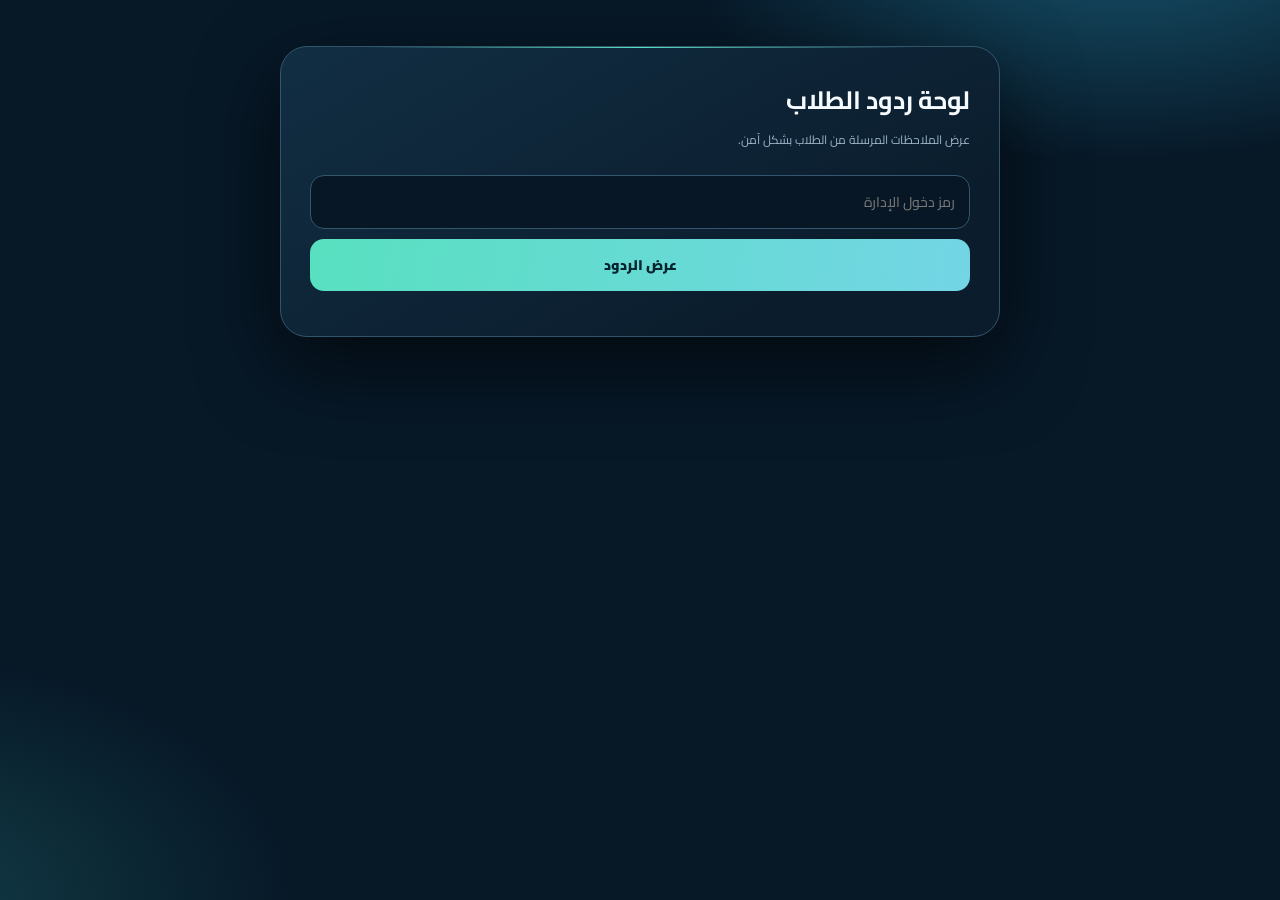
<file: admin.html>
<!doctype html>
<html lang="ar" dir="rtl">
<head><meta charset="utf-8"><meta name="viewport" content="width=device-width,initial-scale=1"><meta name="theme-color" content="#081a2b"><title>لوحة ردود الطلاب</title><link rel="preconnect" href="https://fonts.googleapis.com"><link rel="preconnect" href="https://fonts.gstatic.com" crossorigin><link href="https://fonts.googleapis.com/css2?family=Cairo:wght@400;500;600;700;800;900&display=swap" rel="stylesheet"><style>
:root{--bg:#071827;--panel:#10283a;--line:#31566c;--text:#f6fbff;--muted:#9eb5c7;--accent:#58e0c0}*{box-sizing:border-box}body{margin:0;min-height:100vh;padding:28px 16px;font-family:Cairo,system-ui,sans-serif;color:var(--text);background:radial-gradient(700px 360px at 88% -8%,#17546d 0%,transparent 65%),radial-gradient(650px 400px at -8% 100%,#123d47 0%,transparent 62%),var(--bg)}main{position:relative;overflow:hidden;width:min(100%,720px);margin:18px auto;padding:29px;border:1px solid var(--line);border-radius:27px;background:linear-gradient(150deg,#122f44f5,#0b1d2df7 78%);box-shadow:0 28px 80px #0009}main:before{content:"";position:absolute;top:0;right:12%;left:12%;height:1px;background:linear-gradient(90deg,transparent,var(--accent),transparent)}h1{margin:0 0 5px;font-size:25px}header p{margin:0 0 24px;color:var(--muted);font-size:12px}input,button{width:100%;padding:13px 14px;border-radius:14px;font:500 14px Cairo}input{border:1px solid #35576d;background:#071725;color:var(--text);outline:0}input:focus{border-color:var(--accent);box-shadow:0 0 0 4px #58e0c01c}button{margin-top:10px;border:0;background:linear-gradient(100deg,var(--accent),#73d5e5);color:#06242d;font-weight:900;cursor:pointer}button:disabled{opacity:.6;cursor:wait}#status{margin-top:16px;color:#b5f8e5;font-size:13px;font-weight:700}.item{margin-top:12px;padding:15px;border:1px solid #2b4c61;border-radius:14px;background:#0b2031;line-height:1.9;white-space:pre-wrap}.date{margin-top:7px;color:#7791a3;font-size:11px}@media(max-width:430px){main{padding:22px;border-radius:23px}h1{font-size:22px}}
</style></head><body><main><header><h1>لوحة ردود الطلاب</h1><p>عرض الملاحظات المرسلة من الطلاب بشكل آمن.</p></header><form id="login"><input id="token" type="password" placeholder="رمز دخول الإدارة" required><button>عرض الردود</button></form><div id="status"></div><section id="list"></section></main><script>
const API="https://zyswxsopfkcznpbtabnh.supabase.co/functions/v1/feedback-admin";const form=document.getElementById("login"),status=document.getElementById("status"),list=document.getElementById("list");form.addEventListener("submit",async e=>{e.preventDefault();status.textContent="جارٍ تحميل الردود...";list.innerHTML="";try{const r=await fetch(API,{method:"POST",headers:{"Content-Type":"application/json"},body:JSON.stringify({token:document.getElementById("token").value})});const d=await r.json();if(!r.ok)throw new Error(d.error||"تعذر التحميل");status.textContent="عدد الردود: "+d.feedback.length;if(!d.feedback.length){list.textContent="لا توجد ردود حتى الآن.";return}d.feedback.forEach((x,i)=>{const box=document.createElement("article");box.className="item";const body=document.createElement("div");body.textContent=(i+1)+". "+x.feedback;const date=document.createElement("div");date.className="date";date.textContent=new Date(x.created_at).toLocaleString("ar-EG");box.append(body,date);list.append(box)})}catch(err){status.textContent=err.message}});
</script></body></html>
</file>
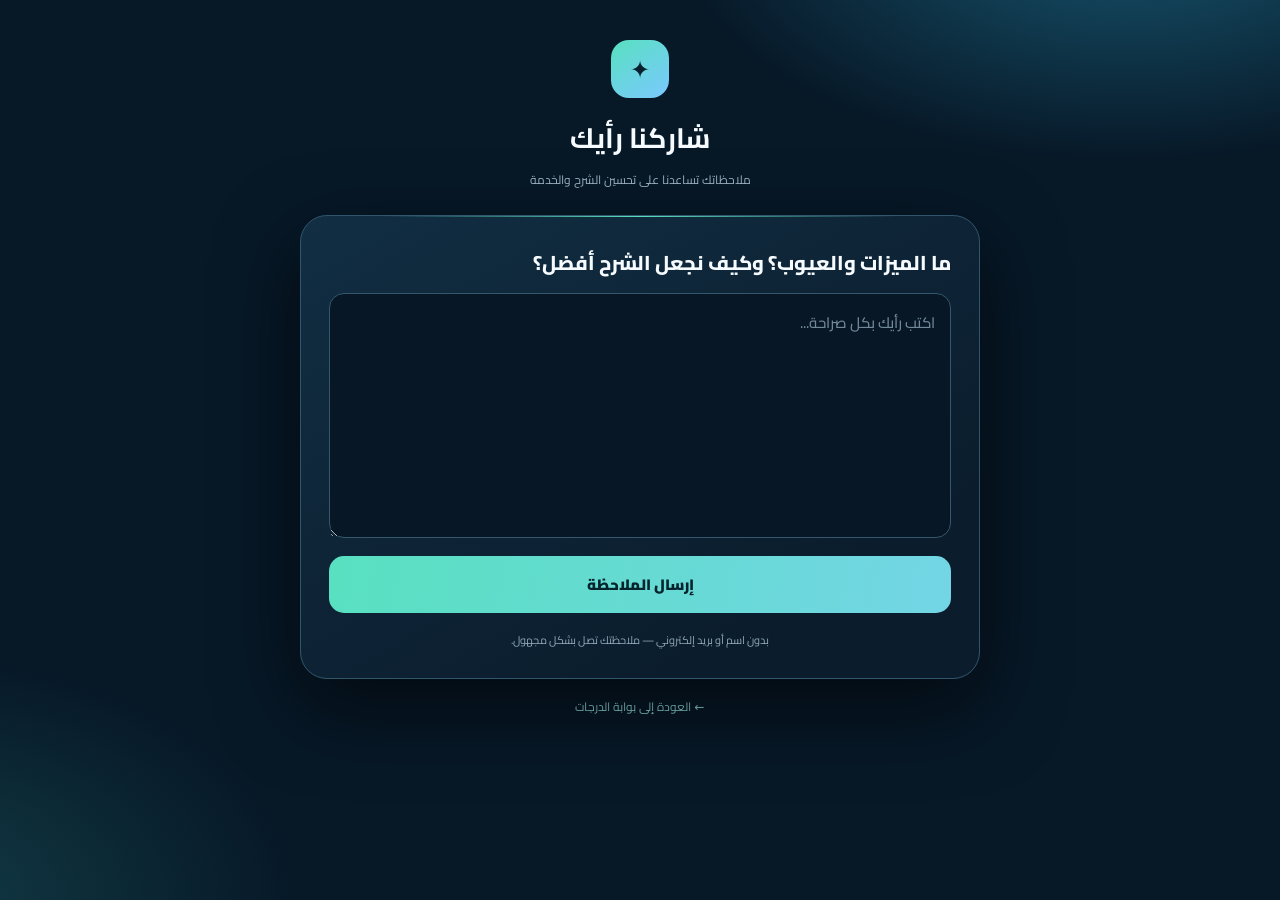
<file: feedback.html>
<!doctype html>
<html lang="ar" dir="rtl">
<head>
<meta charset="utf-8"><meta name="viewport" content="width=device-width, initial-scale=1"><meta name="theme-color" content="#081a2b"><title>شاركنا رأيك</title>
<link rel="preconnect" href="https://fonts.googleapis.com"><link rel="preconnect" href="https://fonts.gstatic.com" crossorigin><link href="https://fonts.googleapis.com/css2?family=Cairo:wght@400;500;600;700;800;900&display=swap" rel="stylesheet">
<style>
:root{--bg:#071827;--panel:#10283a;--line:#31566c;--text:#f6fbff;--muted:#9eb5c7;--accent:#58e0c0;--accent2:#7bc9ff}*{box-sizing:border-box}body{margin:0;min-height:100vh;padding:26px 16px;font-family:Cairo,system-ui,sans-serif;color:var(--text);background:radial-gradient(700px 360px at 88% -8%,#17546d 0%,transparent 65%),radial-gradient(650px 400px at -8% 100%,#123d47 0%,transparent 62%),var(--bg)}.wrap{width:min(100%,680px);margin:0 auto}.top{text-align:center;margin:14px 0 24px}.mark{width:58px;height:58px;margin:auto;display:grid;place-items:center;border-radius:18px;background:linear-gradient(145deg,var(--accent),var(--accent2));color:#06212d;font-size:24px;font-weight:900}.top h1{margin:14px 0 4px;font-size:28px}.top p{margin:0;color:var(--muted);font-size:12px}.panel{position:relative;overflow:hidden;padding:28px;border:1px solid var(--line);border-radius:27px;background:linear-gradient(150deg,#122f44f5,#0b1d2df7 78%);box-shadow:0 28px 80px #0009}.panel:before{content:"";position:absolute;top:0;right:12%;left:12%;height:1px;background:linear-gradient(90deg,transparent,var(--accent),transparent)}label{display:block;margin-bottom:12px;font-size:20px;font-weight:800}textarea{display:block;width:100%;min-height:245px;padding:15px;border:1px solid #35576d;border-radius:15px;background:#071725;color:var(--text);font:500 15px/1.9 Cairo;resize:vertical;outline:0;transition:.2s}textarea::placeholder{color:#71889b}textarea:focus{border-color:var(--accent);box-shadow:0 0 0 4px #58e0c01c}button{width:100%;margin-top:18px;padding:14px;border:0;border-radius:15px;background:linear-gradient(100deg,var(--accent),#73d5e5);color:#06242d;font:900 15px Cairo;cursor:pointer}button:disabled{opacity:.6;cursor:wait}#message{margin-top:15px;text-align:center;color:#b5f8e5;font-size:13px;font-weight:700;line-height:1.8}.privacy{margin:17px 0 0;color:#91a9ba;font-size:11px;text-align:center}.back{display:block;margin-top:16px;color:#8ed9d2;font-size:12px;text-align:center;text-decoration:none}.back:hover{text-decoration:underline}@media(max-width:430px){.panel{padding:21px;border-radius:23px}.top h1{font-size:25px}}
</style></head>
<body><div class="wrap"><header class="top"><div class="mark">✦</div><h1>شاركنا رأيك</h1><p>ملاحظاتك تساعدنا على تحسين الشرح والخدمة</p></header><main class="panel"><form id="form"><label for="single-answer">ما الميزات والعيوب؟ وكيف نجعل الشرح أفضل؟</label><textarea id="single-answer" maxlength="3000" minlength="3" placeholder="اكتب رأيك بكل صراحة..." required></textarea><button id="send" type="submit">إرسال الملاحظة</button><div id="message" role="status" aria-live="polite"></div><p class="privacy">بدون اسم أو بريد إلكتروني — ملاحظتك تصل بشكل مجهول.</p></form></main><a class="back" href="index.html">← العودة إلى بوابة الدرجات</a></div>
<script>
const API="https://zyswxsopfkcznpbtabnh.supabase.co/functions/v1/student-feedback";const form=document.getElementById("form"),field=document.getElementById("single-answer"),button=document.getElementById("send"),message=document.getElementById("message");form.addEventListener("submit",async e=>{e.preventDefault();const feedback=field.value.trim();if(feedback.length<3){message.textContent="اكتب رأيك قبل الإرسال.";return}button.disabled=true;button.textContent="جارٍ الإرسال...";try{const response=await fetch(API,{method:"POST",headers:{"Content-Type":"application/json"},body:JSON.stringify({feedback})});const data=await response.json();if(!response.ok)throw new Error(data.error||"تعذر الإرسال");form.reset();message.textContent="تم إرسال رأيك بنجاح، شكرًا لك."}catch(error){message.textContent="تعذر الإرسال حاليًا. حاول مرة أخرى."}finally{button.disabled=false;button.textContent="إرسال الملاحظة"}});
</script></body></html>
</file>
<file: quran/style.css>
/* Premium Quran reading experience: deep emerald, warm ivory and restrained antique gold. */
:root {
  color-scheme: light;
  --bg: #f6f4ed;
  --panel: #fffefa;
  --panel2: #f4f2e9;
  --line: #e8e1d1;
  --gold: #b89552;
  --text: #26392e;
  --muted: #788278;
  --green: #1d6547;
  --reader-bg: #fffdf8;
  --reader-size: 31px;
  --forest: #123f30;
  --forest-deep: #0b2b22;
  --gold-light: #e4d3a6;
  --paper: #fffdf8;
  --shadow: 0 16px 45px rgba(30, 49, 36, .075);
}

* { box-sizing: border-box; }
html { scroll-behavior: smooth; }
body {
  min-height: 100vh;
  margin: 0;
  color: var(--text);
  background:
    radial-gradient(ellipse at 50% 0, rgba(209, 192, 147, .11), transparent 38rem),
    var(--bg);
  font-family: Cairo, Arial, sans-serif;
  -webkit-font-smoothing: antialiased;
}
button, input, select { font: inherit; }
button { -webkit-tap-highlight-color: transparent; }
button:focus-visible, input:focus-visible, select:focus-visible {
  outline: 3px solid rgba(184, 149, 82, .38);
  outline-offset: 2px;
}

.hero {
  position: relative;
  isolation: isolate;
  overflow: hidden;
  padding: 43px 18px 37px;
  text-align: center;
  color: #fffaf0;
  border: 0;
  border-bottom: 1px solid rgba(226, 207, 160, .44);
  background:
    radial-gradient(ellipse at 50% -25%, rgba(69, 132, 94, .65), transparent 64%),
    linear-gradient(145deg, #174f39 0%, #123d2e 52%, #0c3025 100%);
  box-shadow: 0 9px 32px rgba(10, 45, 31, .14);
}
.hero::before, .hero::after {
  position: absolute;
  z-index: -1;
  content: "";
  width: 310px;
  height: 310px;
  border: 1px solid rgba(222, 201, 151, .13);
  border-radius: 50%;
  pointer-events: none;
}
.hero::before { inset: -205px auto auto -90px; box-shadow: 0 0 0 22px rgba(222, 201, 151, .025), 0 0 0 45px rgba(222, 201, 151, .022); }
.hero::after { inset: auto -115px -245px auto; width: 380px; height: 380px; box-shadow: 0 0 0 25px rgba(222, 201, 151, .025), 0 0 0 50px rgba(222, 201, 151, .02); }
.hero-pattern {
  z-index: -1;
  opacity: .12;
  background-image: repeating-linear-gradient(45deg, transparent 0 21px, #ead8ac 22px 23px), repeating-linear-gradient(-45deg, transparent 0 21px, #ead8ac 22px 23px);
  mask-image: radial-gradient(ellipse at center, #000 0, transparent 70%);
}
.brand-mark {
  width: 66px;
  height: 66px;
  margin: 0 auto 16px;
  color: #f1dfb5;
  border: 1px solid rgba(232, 211, 163, .72);
  border-radius: 22px;
  background: linear-gradient(145deg, rgba(255,255,255,.12), rgba(255,255,255,.035));
  box-shadow: inset 0 0 0 5px rgba(232, 211, 163, .055), 0 9px 24px rgba(0,0,0,.12);
  font: 39px/1 Amiri, serif;
}
.hero .eyebrow { color: #e7d5a9; letter-spacing: 2.4px; font-size: 10px; }
.hero h1 {
  margin: 2px 0 3px;
  color: #fffaf0;
  text-shadow: 0 4px 18px rgba(0,0,0,.18);
  font: 700 clamp(42px, 8vw, 62px)/1.25 Amiri, serif;
}
.hero p { margin: 5px 0 20px; color: rgba(255, 250, 240, .78); font-size: 13px; }
.hero-actions { gap: 10px; }
.btn { border-radius: 12px; transition: transform .18s ease, box-shadow .18s ease, background .18s ease; }
.btn:hover { transform: translateY(-1px); }
.btn-gold { color: #253b2d; border-color: #d9c48f; background: linear-gradient(135deg, #eadbb4, #d2b976); box-shadow: 0 5px 14px rgba(5, 32, 21, .14); }
.btn-glass { border-color: rgba(255,255,255,.34); background: rgba(255,255,255,.085); backdrop-filter: blur(8px); }

.app-shell { width: min(1190px, calc(100% - 36px)); margin: 27px auto 48px; }
.quick-tools { gap: 12px; }
.search-box {
  min-height: 54px;
  border: 1px solid #e5e3d9;
  border-radius: 16px;
  color: var(--green);
  background: rgba(255, 254, 250, .96);
  box-shadow: 0 5px 19px rgba(39, 57, 42, .045);
  transition: border-color .2s, box-shadow .2s;
}
.search-box:focus-within { border-color: #bca56d; box-shadow: 0 0 0 4px rgba(184,149,82,.1); }
.search-box input { color: #293a30; font-size: 13px; }
.search-box input::placeholder { color: #98a096; }
.icon-btn { border-color: #e5e3d9; border-radius: 13px; color: #315b43; background: #fffefa; transition: .18s ease; }
.icon-btn:hover { border-color: #c8b47d; background: #faf7ee; }

.reference-features {
  position: relative;
  overflow: hidden;
  margin: 19px 0 13px;
  padding: 23px 24px 20px;
  border: 1px solid #e9e2d2;
  border-radius: 21px;
  background: linear-gradient(135deg, #fffefa 0%, #fbfaf4 100%);
  box-shadow: 0 9px 28px rgba(39, 57, 42, .045);
}
.reference-features::after {
  position: absolute;
  top: -55px;
  left: -43px;
  width: 145px;
  height: 145px;
  border: 1px solid rgba(184,149,82,.15);
  border-radius: 38px;
  content: "";
  transform: rotate(45deg);
  pointer-events: none;
}
.reference-intro { position: relative; z-index: 1; margin-bottom: 18px; }
.reference-intro h2 { margin: 4px 0 2px; color: #204b36; font: 700 29px/1.35 Amiri, serif; }
.reference-intro p { color: #7c857b; font-size: 12px; line-height: 1.8; }
.reference-features .eyebrow, .section-heading .eyebrow { color: #9a7a39; letter-spacing: .5px; }
.reference-stats { gap: 7px; }
.reference-stats span {
  min-width: 70px;
  padding: 8px 11px;
  border: 1px solid #ebe4d4;
  border-radius: 12px;
  background: rgba(255,255,255,.78);
}
.reference-stats b { color: #286448; font: 700 21px/1.2 Amiri, serif; }
.reference-stats small { color: #858b80; font-size: 10px; }
.feature-grid { gap: 10px; }
.feature-link {
  min-height: 68px;
  padding: 11px 12px;
  border: 1px solid #e9e7dc;
  border-radius: 13px;
  background: #fffefa;
  color: #34483a;
  transition: transform .18s ease, border-color .18s ease, box-shadow .18s ease;
}
.feature-link:hover { transform: translateY(-2px); border-color: #ccb77e; background: #fffefa; box-shadow: 0 7px 17px rgba(34,72,49,.075); }
.feature-icon { border-radius: 11px; color: #246045; background: #eaf1e9; }
.feature-link small { color: #8a9087; }
.feature-link i { color: #ad8a46; }

.tabs {
  gap: 5px;
  margin-top: 17px;
  padding: 6px;
  border: 1px solid #e7e5db;
  border-radius: 15px;
  background: rgba(255,254,250,.88);
  box-shadow: 0 4px 13px rgba(39,57,42,.035);
}
.tab { padding: 9px 17px; color: #727d72; transition: .18s ease; }
.tab:hover { color: #245a3e; background: #f6f4ec; }
.tab.active { border-color: #d9c89c; color: #1c563b; background: #f3efdf; box-shadow: inset 0 0 0 1px rgba(184,149,82,.08); font-weight: 700; }
.view { padding-top: 25px; }
.section-heading { margin-bottom: 15px; }
.section-heading h2 { margin: 2px 0; color: #234b37; font: 700 31px/1.25 Amiri, serif; }
.section-heading > .muted { padding-bottom: 4px; color: #858c82; font-size: 12px; }
.field { border-color: #e5e3d9; border-radius: 12px; color: #34463a; background: #fffefa; }
.field:focus, input:focus { border-color: #bca56d; }
.filter-row .field { min-height: 45px; }

.surah-grid { grid-template-columns: repeat(4, minmax(0,1fr)); gap: 11px; }
.surah-card {
  position: relative;
  min-height: 77px;
  padding: 12px 14px;
  border: 1px solid #e7e5dc;
  border-radius: 15px;
  background: linear-gradient(145deg, #fffefa, #fbfaf5);
  box-shadow: 0 3px 10px rgba(40,54,42,.035);
  transition: border-color .18s, transform .18s, box-shadow .18s;
}
.surah-card:hover, .surah-card:focus { transform: translateY(-2px); border-color: #c7b274; box-shadow: 0 9px 22px rgba(37,78,52,.09); }
.surah-number {
  width: 37px;
  height: 37px;
  border-color: #d2c194;
  border-radius: 12px;
  color: #916e2e;
  background: #f9f6ec;
  font-family: Cairo, sans-serif;
}
.surah-card strong { color: #2d4938; font-size: 21px; }
.surah-card small { color: #8b9187; }
.loading, .empty-state { color: #808a7f; }
.jump-card, .search-panel, .result-card {
  border-color: #e7e3d7;
  border-radius: 17px;
  background: #fffefa;
  box-shadow: 0 7px 21px rgba(39,57,42,.045);
}
.jump-card { padding: 22px; }
.jump-card label { color: #48634f; }
.quick-numbers button, .saved-actions button { border-color: #e4e3d8; border-radius: 10px; color: #315b40; background: #f5f5ed; }
.quick-numbers button:hover, .saved-actions button:hover { border-color: #cbb77e; background: #f3efdf; }

.reader-view {
  margin: 25px 0;
  border: 1px solid #e1d8c3;
  border-radius: 20px;
  background: var(--paper);
  box-shadow: 0 16px 44px rgba(39,57,42,.09);
  color: #29362d;
}
.reader-top {
  padding: 19px 23px;
  border-bottom-color: #e9e3d5;
  background: linear-gradient(180deg, #fffefa, #faf8f0);
}
.reader-title .eyebrow { color: #a2854c; }
.reader-title h2 { color: #20533a; font-size: 31px; }
.reader-title p { color: #879087; }
.reader-toolbar { border-bottom-color: #e9e3d5; background: #faf9f3; }
.reader-toolbar .tool-btn, .reader-toolbar .field { border-color: #e6e2d5; border-radius: 10px; }
.reader-toolbar .tool-btn { color: #405548; background: #fffefa; }
.reader-toolbar .tool-btn:hover { border-color: #c9b57b; background: #f8f4e7; }
.reader-toolbar .tool-highlight { border-color: #1f6546; color: #fff; background: linear-gradient(135deg, #28734f, #175539); }
.audio-panel { border-color: #e4e5d9; border-radius: 14px; background: #f3f6ef; }
.audio-caption { color: #315e42; }
.bismillah {
  position: relative;
  width: fit-content;
  max-width: calc(100% - 32px);
  margin: 24px auto 0;
  padding: 8px 25px;
  color: #8a6c32;
  font: 31px/1.9 'Amiri Quran', Amiri, serif;
}
.bismillah::before, .bismillah::after {
  position: absolute;
  top: 50%;
  width: 24px;
  height: 1px;
  background: linear-gradient(90deg, transparent, #c3aa6a);
  content: "";
}
.bismillah::before { right: 0; }
.bismillah::after { left: 0; transform: rotate(180deg); }
.bismillah-inline { margin-top: 18px; margin-bottom: -4px; }
.quran-text {
  max-width: 930px;
  padding: 31px clamp(18px, 5vw, 58px) 48px;
  color: #292f29;
  background: transparent;
  font: var(--reader-size)/2.25 'Amiri Quran', Amiri, serif;
  text-align: justify;
  text-align-last: center;
  line-height: 2.35;
  word-spacing: 1px;
}
.ayah { color: inherit; cursor: pointer; transition: background .15s; }
.ayah:hover { background: rgba(184,149,82,.08) !important; }
.ayah:focus, .ayah.selected { border-radius: 4px; background: rgba(184,149,82,.13) !important; outline: 1px solid rgba(184,149,82,.32) !important; }
.ayah-end { color: #9b7939; border-color: #c9b477; background-color: #fffdf7; }
.ayah-end::before { border-color: #e3d6b6; }
.sajda-label { color: #8b7040; background: #f6f0e2; }
.reader-bottom { border-top-color: #e9e3d5; background: #faf9f3; }
.reader-bottom .btn-outline { color: #42634d; border-color: #d9dfd4; }

.saved-item { border-color: #e7e3d7; border-radius: 13px; background: #fffefa; }
.saved-item strong { color: #34523d; }
.saved-item small, .result-card small { color: #8a8878; }
.result-card p { color: #2f382f; }
.site-footer { margin-top: 35px; border-top-color: #e3dfd3; color: #81897f; }
.site-footer > span { color: #477153; }
.modal { border-color: #e5dfd0; border-radius: 18px; box-shadow: 0 20px 70px rgba(0,0,0,.18); }
.modal-head h2 { color: #24583e; }
.modal label { color: #68766b; }

/* Reading themes */
.theme-dark .reader-view { border-color: #345845; color: #f2eee3; background: #10271e; }
.theme-dark .reader-top, .theme-dark .reader-toolbar, .theme-dark .reader-bottom { border-color: #345845; color: #e9e5d9; background: #153126; }
.theme-dark .reader-title h2 { color: #dec58b; }
.theme-dark .reader-title p, .theme-dark .reader-title .eyebrow { color: #b4b49c; }
.theme-dark .reader-toolbar .tool-btn, .theme-dark .reader-toolbar .field { border-color: #365a46; color: #eee9dc; background: #1c3a2b; }
.theme-dark .reader-toolbar .tool-highlight { border-color: #d0b36e; color: #1d3025; background: #d7bd7d; }
.theme-dark .quran-text { color: #f4eedf; }
.theme-dark .bismillah { color: #e2c982; }
.theme-dark .ayah-end { color: #e1c77f; border-color: #b89a58; background-color: #173126; }
.theme-dark .ayah-end::before { border-color: #6d603e; }
.theme-dark .reader-bottom .btn-outline { border-color: #4c6954; color: #eee9dc; }
.theme-cream .reader-view { color: #382f23; background: #f5eddb; }
.theme-cream .reader-top, .theme-cream .reader-toolbar, .theme-cream .reader-bottom { color: #3b3328; background: #eee3cc; }
.theme-cream .quran-text { color: #30291f; background: #f5eddb; }
.theme-cream .reader-title h2 { color: #73551c; }
.theme-cream .bismillah { color: #73551c; }
.theme-light .reader-view { color: #202820; background: #fff; }
.theme-light .reader-top, .theme-light .reader-toolbar, .theme-light .reader-bottom { color: #202820; background: #f3f5f0; }
.theme-light .quran-text { color: #202820; background: #fff; }
.theme-light .reader-title h2 { color: #456447; }

@media (max-width: 900px) {
  .surah-grid { grid-template-columns: repeat(3, minmax(0,1fr)); }
  .reference-intro { align-items: flex-start; flex-direction: column; }
  .reference-intro > div:last-child { align-self: stretch; }
}
@media (max-width: 650px) {
  .hero { padding: 32px 16px 28px; }
  .brand-mark { width: 59px; height: 59px; border-radius: 19px; }
  .hero p { max-width: 420px; margin-right: auto; margin-left: auto; font-size: 11px; line-height: 1.9; }
  .app-shell { width: min(100% - 24px, 560px); margin-top: 16px; }
  .quick-tools { align-items: stretch; }
  .quick-buttons { justify-content: flex-end; }
  .reference-features { margin-top: 15px; padding: 17px 15px 15px; border-radius: 17px; }
  .reference-intro h2 { font-size: 25px; }
  .reference-intro p { font-size: 11px; }
  .reference-stats { gap: 6px; }
  .reference-stats span { flex: 1; min-width: 58px; padding: 7px 4px; }
  .feature-grid { grid-template-columns: repeat(2,minmax(0,1fr)); gap: 7px; }
  .feature-link { min-height: 62px; padding: 8px; gap: 7px; }
  .feature-icon { width: 33px; height: 33px; font-size: 19px; }
  .feature-link b { font-size: 11px; }
  .feature-link small { font-size: 9px; }
  .tabs { gap: 3px; padding: 4px; border-radius: 12px; }
  .tab { padding: 8px 12px; font-size: 11px; }
  .view { padding-top: 20px; }
  .section-heading h2 { font-size: 26px; }
  .surah-grid { grid-template-columns: repeat(2,minmax(0,1fr)); gap: 8px; }
  .surah-card { min-height: 69px; padding: 9px; gap: 10px; border-radius: 12px; }
  .surah-number { width: 32px; height: 32px; font-size: 11px; }
  .surah-card strong { font-size: 19px; }
  .reader-view { margin: 18px 0; border-radius: 15px; }
  .reader-top { padding: 14px 10px; gap: 6px; }
  .reader-top > .btn { min-width: 0; padding: 8px 9px; font-size: 10px; }
  .reader-title h2 { font-size: 25px; }
  .reader-title p { font-size: 10px; }
  .reader-toolbar { justify-content: center; padding: 10px 8px; gap: 6px; }
  .reader-toolbar .tool-btn { min-height: 37px; padding: 7px 9px; font-size: 11px; }
  .reciter-select { min-width: 140px; max-width: 100%; flex: 1; }
  .quran-text { padding: 22px 15px 33px; font-size:var(--reader-size); line-height: 2.2; word-spacing: 0; }
  .bismillah { font-size: 27px; }
  .reader-bottom { padding: 13px 10px; }
  .reader-bottom .btn { min-width: 0; padding: 9px 11px; }
  .page-grid { grid-template-columns: repeat(6,minmax(0,1fr)); }
}
@media (max-width: 390px) {
  .app-shell { width: calc(100% - 18px); }
  .surah-grid { grid-template-columns: 1fr; }
  .reference-stats span { min-width: 48px; }
  .feature-link { gap: 5px; }
  .reader-title h2 { font-size: 22px; }
  .reader-toolbar { gap: 4px; }
  .reader-toolbar .tool-btn { padding: 7px; }
  .page-grid { grid-template-columns: repeat(5,minmax(0,1fr)); }
}
@media (prefers-reduced-motion: reduce) {
  *, *::before, *::after { scroll-behavior: auto !important; transition-duration: .01ms !important; animation-duration: .01ms !important; }
}


/* Quranic search: readable Uthmani verses and compact, accessible pagination. */
.search-panel { max-width: 760px; align-items: stretch; }
.search-panel input[type="search"] { min-width: 0; font-size: 14px; }
.search-panel .btn { flex: none; white-space: nowrap; }
.search-suggestions { display: flex; align-items: center; flex-wrap: wrap; gap: 7px; max-width: 760px; margin: 11px 0 2px; color: #788278; font-size: 11px; }
.search-suggestions button { padding: 6px 11px; border: 1px solid #e6e2d5; border-radius: 999px; color: #47654f; background: #fffefa; cursor: pointer; font: 11px Cairo, sans-serif; transition: .16s ease; }
.search-suggestions button:hover { border-color: #c8b47d; color: #20583c; background: #f6f2e6; }
#searchHelp { margin: 10px 0 13px; line-height: 1.8; }
.search-summary { display: flex; align-items: center; gap: 6px; margin: 14px 0 10px; color: #778177; font-size: 12px; }
.search-summary strong { color: #8a6d36; font: 700 20px Amiri, serif; }
.search-result-list { display: grid; gap: 10px; }
.result-card.search-result { margin: 0; padding: 17px 19px; border-radius: 15px; background: linear-gradient(145deg, #fffefa, #fbfaf5); box-shadow: 0 4px 14px rgba(39,57,42,.04); }
.search-result-meta { display: flex; align-items: center; justify-content: space-between; gap: 10px; color: #8c7542; font-size: 11px; }
.search-result-meta span:first-child { color: #315d42; font-weight: 700; }
.search-ayah-text { margin: 12px 0 15px !important; color: #27362c; font: 26px/2 'Amiri Quran', Amiri, serif !important; text-align: right; direction: rtl; }
.search-bismillah { margin: 3px 0 0; color: #93753b; font: 24px/1.8 'Amiri Quran', Amiri, serif; text-align: center; }
.search-result .btn { padding: 8px 12px; }
.search-pagination { display: flex; align-items: center; justify-content: center; gap: 14px; margin: 16px 0 4px; color: #777f75; font-size: 12px; }
.search-pagination .btn { min-width: 86px; padding: 8px 12px; }
.search-pagination .btn:disabled { opacity: .45; cursor: not-allowed; }
.search-error { line-height: 2; }
.search-error .btn { margin-top: 9px; }
body.theme-dark .result-card.search-result { border-color: #e7e3d7; background: #fffefa; }
@media (max-width: 650px) {
  .search-panel { padding: 12px; gap: 7px; }
  .search-panel input[type="search"] { padding: 10px !important; font-size: 12px; }
  .search-panel .btn { padding: 9px 11px; font-size: 11px; }
  .search-suggestions { gap: 6px; }
  .search-suggestions > span { width: 100%; }
  .search-suggestions button { padding: 5px 9px; font-size: 10px; }
  .result-card.search-result { padding: 14px; }
  .search-ayah-text { font-size: 23px !important; line-height: 2 !important; }
  .search-pagination { gap: 8px; }
  .search-pagination .btn { min-width: 74px; padding: 8px; }
}


/* User-supplied calligraphy shown as a distinct logo above the brand label. */
.hero-calligraphy { position:relative; z-index:1; display:block; width:108px; height:108px; object-fit:contain; margin:0 auto 13px; padding:3px; border:1px solid #e5d2a4; border-radius:20px; background:#fff; box-shadow:0 8px 22px rgba(10,44,28,.16); }
@media(max-width:560px) { .hero-calligraphy { width:92px; height:92px; margin-bottom:11px; border-radius:17px; } }


/* Whole-site dark mode; the reader's independent paper/ink preference stays intact. */
body.site-dark {
  color-scheme: dark;
  --bg: #101914;
  --panel: #17241c;
  --panel2: #202f25;
  --line: #354a3b;
  --text: #e8eee7;
  --muted: #a5b3a7;
  --green: #91c49f;
  background: radial-gradient(ellipse at 50% 0, rgba(82, 125, 91, .13), transparent 38rem), #101914;
  color: #e8eee7;
}
body.site-dark .search-box,
body.site-dark .quick-buttons .icon-btn,
body.site-dark .reference-features,
body.site-dark .reference-stats span,
body.site-dark .feature-link,
body.site-dark .tabs,
body.site-dark .surah-card,
body.site-dark .jump-card,
body.site-dark .search-panel,
body.site-dark .result-card,
body.site-dark .saved-item,
body.site-dark .modal {
  border-color: #354a3b;
  background: #17241c;
  color: #e8eee7;
  box-shadow: 0 8px 24px rgba(0, 0, 0, .16);
}
body.site-dark .reference-features { background: linear-gradient(135deg, #17241c, #1a2a20); }
body.site-dark .search-box input,
body.site-dark .app-shell > .view .field,
body.site-dark .modal .field,
body.site-dark .search-panel input { color: #e8eee7; }
body.site-dark .search-box input::placeholder,
body.site-dark .app-shell > .view .field::placeholder,
body.site-dark .search-panel input::placeholder { color: #98a99b; }
body.site-dark .reference-intro h2,
body.site-dark .section-heading h2 { color: #e5eadf; }
body.site-dark .reference-intro p,
body.site-dark .reference-stats small,
body.site-dark .feature-link small,
body.site-dark .section-heading > .muted,
body.site-dark .surah-card small,
body.site-dark .loading,
body.site-dark .empty-state,
body.site-dark .search-suggestions,
body.site-dark .search-summary,
body.site-dark .site-footer { color: #a5b3a7; }
body.site-dark .reference-stats b,
body.site-dark .feature-icon,
body.site-dark .surah-number { color: #d3bb7b; }
body.site-dark .reference-stats span { background: #1d2c22; }
body.site-dark .feature-link { background: #19271f; }
body.site-dark .feature-link:hover { border-color: #8c7746; background: #213329; }
body.site-dark .feature-icon { background: #263a2c; }
body.site-dark .feature-link i { color: #d3bb7b; }
body.site-dark .tabs { border-color: #354a3b; background: #17241c; }
body.site-dark .tab { color: #b1beb3; }
body.site-dark .tab:hover { color: #e5eadf; background: #223329; }
body.site-dark .tab.active { border-color: #75643d; color: #ead49a; background: #2b3426; }
body.site-dark .quick-buttons .icon-btn { color: #e8eee7; }
body.site-dark .app-shell > .view .field,
body.site-dark .quick-tools .search-box,
body.site-dark .modal .field { border-color: #354a3b; background: #1b2a21; }
body.site-dark .surah-card { background: linear-gradient(145deg, #1b2a21, #16231b); }
body.site-dark .surah-card:hover,
body.site-dark .surah-card:focus { border-color: #9b8754; box-shadow: 0 8px 20px rgba(0, 0, 0, .2); }
body.site-dark .surah-card strong { color: #e8eee7; }
body.site-dark .surah-number { border-color: #75643d; background: #263329; }
body.site-dark .jump-card label { color: #d3bb7b; }
body.site-dark .quick-numbers button,
body.site-dark .saved-actions button,
body.site-dark .page-number,
body.site-dark .search-suggestions button {
  border-color: #354a3b;
  color: #dce6dc;
  background: #202f25;
}
body.site-dark .quick-numbers button:hover,
body.site-dark .saved-actions button:hover,
body.site-dark .page-number:hover,
body.site-dark .page-number:focus,
body.site-dark .search-suggestions button:hover {
  border-color: #9b8754;
  color: #f2e1b6;
  background: #2b3b2f;
}
body.site-dark .page-number { color: #c8d3c8; }
body.site-dark .search-result-meta,
body.site-dark .search-result-meta span:first-child { color: #d3bb7b; }
body.site-dark .search-ayah-text,
body.site-dark .result-card p { color: #e8eee7; }
body.site-dark .result-card.search-result { border-color: #354a3b; background: #1a2920; }
body.site-dark .modal-head h2 { color: #dec58b; }
body.site-dark .modal label { color: #b6c1b7; }
body.site-dark .site-footer { border-top-color: #354a3b; }
body.site-dark .site-footer > span { color: #d3bb7b; }
.theme-icon { font-size: 16px !important; }
body.site-dark .quick-buttons .icon-btn:hover { border-color: #9b8754; background: #223329; }

body.theme-dark .reader-top .icon-btn { border-color: #365a46; color: #eee9dc; background: #1c3a2b; }
body.theme-dark .reader-top .icon-btn:hover { border-color: #c2a66a; background: #243e2e; }

/* Searchable reciter directory */
.reciter-search{min-width:190px;max-width:240px;flex:1;padding:8px 11px!important;font:12px Cairo,sans-serif}.reciter-count{width:100%;text-align:center;color:#78877c;font-size:10px;flex-basis:100%;margin-top:-4px}body.site-dark .reciter-search{border-color:#354a3b;background:#1b2a21;color:#e8eee7}body.site-dark .reciter-count{color:#a5b3a7}@media(max-width:650px){.reciter-search{min-width:140px;max-width:100%;flex:1}.reciter-count{font-size:9px}}
</file>
